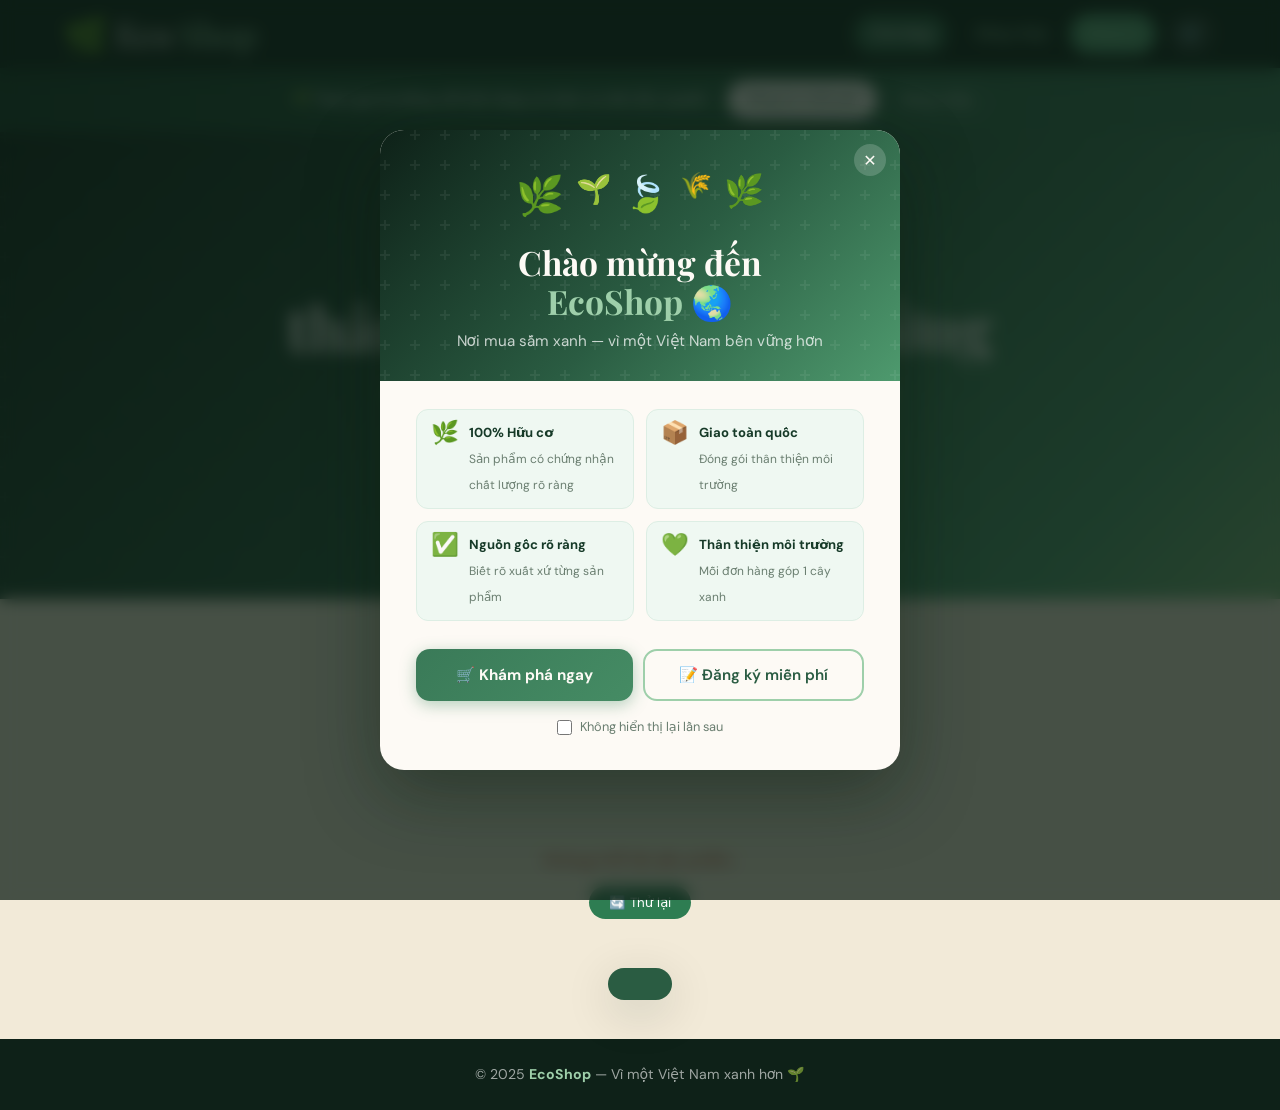
<file: index.html>
<!DOCTYPE html>
<html lang="vi">
<head>
  <meta charset="UTF-8">
  <meta name="viewport" content="width=device-width, initial-scale=1.0">
  <title>EcoShop — Sản phẩm hữu cơ & thân thiện môi trường</title>
  <link rel="preconnect" href="https://fonts.googleapis.com">
  <link rel="preconnect" href="https://fonts.gstatic.com" crossorigin>
  <link rel="stylesheet" href="https://fonts.googleapis.com/css2?family=Playfair+Display:wght@500;700&family=DM+Sans:wght@300;400;500;600&display=swap" media="print" onload="this.media='all'">
  <noscript><link rel="stylesheet" href="https://fonts.googleapis.com/css2?family=Playfair+Display:wght@500;700&family=DM+Sans:wght@300;400;500;600&display=swap"></noscript>
  <link rel="stylesheet" href="css/style.css">
  <link rel="icon" href="data:image/svg+xml,<svg xmlns='http://www.w3.org/2000/svg' viewBox='0 0 100 100'><text y='.9em' font-size='90'>🌿</text></svg>">
</head>
<body>

  <!-- HEADER -->
  <header class="site-header">
    <div class="logo">🌿 <span>Eco</span>Shop</div>
    <nav class="header-nav">
      <a href="index.html" class="active">Cửa hàng</a>
      <a href="admin.html" id="nav-admin-link" hidden>Quản trị</a>
      <div id="nav-auth-links" class="nav-auth-links">
        <a href="auth.html" class="nav-login-link">Đăng nhập</a>
        <a href="auth.html?tab=register" class="nav-register-link">Đăng ký</a>
      </div>
      <!-- Giỏ hàng -->
      <button class="cart-icon-btn" id="cart-icon-btn" aria-label="Giỏ hàng">
        🛒
        <span class="cart-badge" id="cart-badge" style="display:none">0</span>
      </button>
    </nav>
  </header>

  <!-- GUEST BANNER -->
  <div id="guest-banner" class="guest-banner" hidden>
    <div class="guest-banner-content">
      <span class="guest-banner-text">🌱 Tham gia EcoShop để đặt hàng và nhận ưu đãi độc quyền!</span>
      <div class="guest-banner-actions">
        <a href="auth.html?tab=register" class="btn-banner-register">Đăng ký miễn phí</a>
        <a href="auth.html" class="btn-banner-login">Đăng nhập</a>
      </div>
    </div>
  </div>

  <!-- HERO -->
  <section class="hero">
    <div class="hero-content">
      <h1>Sản phẩm <em>hữu cơ</em><br>thân thiện với môi trường</h1>
      <p>Chứng nhận chất lượng · Nguồn gốc rõ ràng · Bền vững cho thế hệ sau</p>
      <div class="hero-search">
        <input type="text" id="search-input" placeholder="Tìm sản phẩm, xuất xứ…" aria-label="Tìm kiếm sản phẩm">
        <button class="btn-search" type="button">🔍 Tìm</button>
      </div>
    </div>
  </section>

  <!-- FEATURED SECTIONS (Sale / Mới / Hot) -->
  <div id="featured-sections"></div>

  <!-- FILTERS -->
  <section class="filter-section">
    <h2>Lọc theo chứng nhận</h2>
    <div id="filter-bar" role="group" aria-label="Lọc chứng nhận"></div>
  </section>

  <!-- PRODUCTS -->
  <section class="products-section">
    <div id="product-grid" aria-live="polite">
      <p class="empty-msg">Đang tải sản phẩm…</p>
    </div>
  </section>

  <!-- GIỎ HÀNG MODAL -->
  <div id="cart-modal" class="modal-overlay" role="dialog" aria-modal="true" aria-labelledby="cart-title">
    <div class="modal-box cart-modal-box">
      <div class="modal-header">
        <h3 id="cart-title">🛒 Giỏ hàng của bạn</h3>
        <button id="cart-close" class="modal-close" aria-label="Đóng">✕</button>
      </div>
      <div id="cart-body" class="cart-body"></div>
      <div id="cart-footer" class="cart-footer" style="display:none">
        <div class="cart-total-row">
          <span>Tổng cộng:</span>
          <strong id="cart-total" class="cart-total-amount">0 ₫</strong>
        </div>
        <div class="cart-actions">
          <button id="cart-clear" class="btn-secondary">🗑️ Xóa tất cả</button>
          <button id="btn-checkout" class="btn-primary">✅ Đặt hàng</button>
        </div>
      </div>
    </div>
  </div>

  <!-- SUCCESS TOAST -->
  <div id="success-msg" role="status" aria-live="polite"></div>

  <!-- FOOTER -->
  <footer class="site-footer">
    <p>© 2025 <strong>EcoShop</strong> — Vì một Việt Nam xanh hơn 🌱</p>
  </footer>

  <script type="module" src="js/main.js"></script>
</body>
</html>
</file>
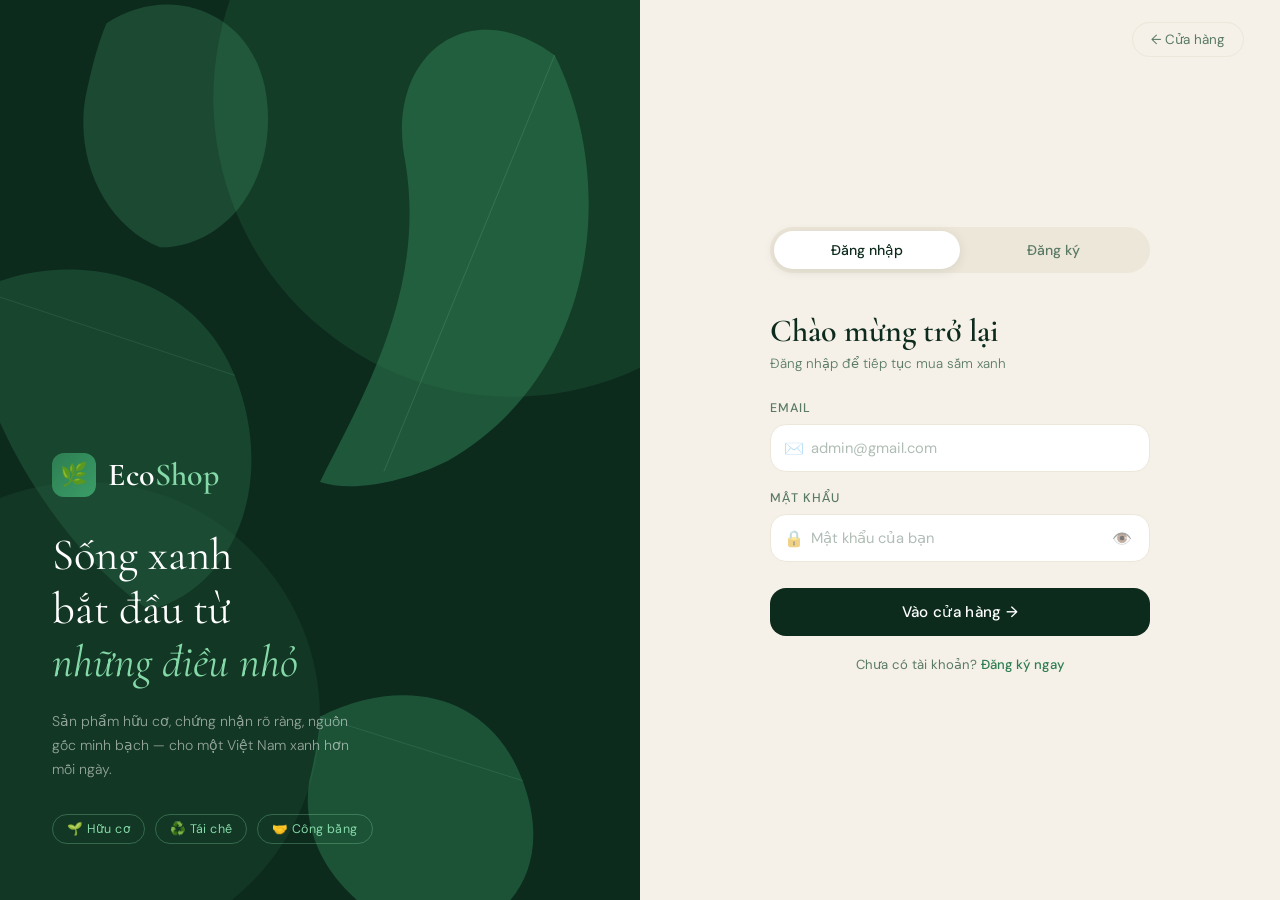
<file: admin.html>
<!DOCTYPE html>
<html lang="vi">
<head>
  <meta charset="UTF-8">
  <meta name="viewport" content="width=device-width, initial-scale=1.0">
  <title>Quản trị — EcoShop</title>
  <link rel="preconnect" href="https://fonts.googleapis.com">
  <link rel="preconnect" href="https://fonts.gstatic.com" crossorigin>
  <link rel="stylesheet" href="https://fonts.googleapis.com/css2?family=Playfair+Display:wght@500;700&family=DM+Sans:wght@300;400;500;600&display=swap" media="print" onload="this.media='all'">
  <noscript><link rel="stylesheet" href="https://fonts.googleapis.com/css2?family=Playfair+Display:wght@500;700&family=DM+Sans:wght@300;400;500;600&display=swap"></noscript>
  <link rel="stylesheet" href="css/style.css">
  <link rel="icon" href="data:image/svg+xml,<svg xmlns='http://www.w3.org/2000/svg' viewBox='0 0 100 100'><text y='.9em' font-size='90'>🛠️</text></svg>">
  <style>
    /* ── ADMIN SHELL ─────────────────────────────────────── */
    body { margin: 0; background: #f0f4f1; }

    .admin-shell {
      display: flex;
      min-height: 100vh;
    }

    /* ── SIDEBAR ─────────────────────────────────────────── */
    .admin-sidebar {
      width: 260px;
      min-width: 260px;
      background: linear-gradient(180deg, #0a2518 0%, #0d2b1d 40%, #112e20 100%);
      display: flex;
      flex-direction: column;
      position: sticky;
      top: 0;
      height: 100vh;
      overflow-y: auto;
      z-index: 50;
      box-shadow: 4px 0 24px rgba(0,0,0,.25);
      border-right: 1px solid rgba(255,255,255,.04);
    }

    .sidebar-brand {
      padding: 28px 24px 20px;
      border-bottom: 1px solid rgba(255,255,255,.07);
      background: linear-gradient(135deg, rgba(46,125,82,.25) 0%, rgba(58,158,104,.1) 100%);
    }
    .sidebar-logo {
      font-family: var(--font-display);
      font-size: 1.7rem;
      color: #7ee8a2;
      display: flex;
      align-items: center;
      gap: 8px;
      text-decoration: none;
      letter-spacing: -.3px;
    }
    .sidebar-logo span { color: #fff; }
    .sidebar-subtitle {
      font-size: .68rem;
      color: rgba(255,255,255,.4);
      text-transform: uppercase;
      letter-spacing: 2px;
      margin-top: 6px;
      padding: 2px 8px;
      background: rgba(58,158,104,.18);
      border-radius: 6px;
      display: inline-block;
      border: 1px solid rgba(58,158,104,.25);
    }

    .sidebar-user {
      padding: 14px 20px;
      border-bottom: 1px solid rgba(255,255,255,.07);
      display: flex;
      align-items: center;
      gap: 10px;
      background: rgba(255,255,255,.03);
    }
    .sidebar-avatar {
      width: 38px; height: 38px;
      border-radius: 50%;
      background: linear-gradient(135deg, var(--green-600), var(--green-500));
      display: flex; align-items: center; justify-content: center;
      font-size: 1rem;
      flex-shrink: 0;
      box-shadow: 0 2px 8px rgba(46,125,82,.4);
      border: 2px solid rgba(255,255,255,.1);
    }
    .sidebar-user-info { min-width: 0; }
    .sidebar-user-name {
      font-size: .85rem;
      font-weight: 600;
      color: #fff;
      white-space: nowrap;
      overflow: hidden;
      text-overflow: ellipsis;
    }
    .sidebar-user-role {
      font-size: .68rem;
      color: #7ee8a2;
      text-transform: uppercase;
      letter-spacing: .8px;
      margin-top: 1px;
    }

    .sidebar-nav {
      flex: 1;
      padding: 14px 10px;
      display: flex;
      flex-direction: column;
      gap: 2px;
    }
    .sidebar-section-label {
      font-size: .65rem;
      font-weight: 700;
      color: rgba(255,255,255,.28);
      text-transform: uppercase;
      letter-spacing: 1.5px;
      padding: 12px 12px 4px;
    }
    .sidebar-link {
      display: flex;
      align-items: center;
      gap: 10px;
      padding: 10px 14px;
      border-radius: 10px;
      color: rgba(255,255,255,.6);
      font-size: .875rem;
      font-weight: 500;
      text-decoration: none;
      transition: background .2s, color .2s, transform .15s;
      cursor: pointer;
      border: none;
      background: none;
      width: 100%;
      text-align: left;
    }
    .sidebar-link:hover {
      background: rgba(255,255,255,.07);
      color: #fff;
      transform: translateX(2px);
    }
    .sidebar-link.active {
      background: linear-gradient(135deg, rgba(46,125,82,.65) 0%, rgba(58,158,104,.4) 100%);
      color: #fff;
      border: 1px solid rgba(58,158,104,.3);
      box-shadow: 0 2px 12px rgba(46,125,82,.2);
    }
    .sidebar-link .nav-icon { font-size: 1rem; width: 20px; text-align: center; }
    .sidebar-link .nav-count {
      margin-left: auto;
      background: rgba(58,158,104,.35);
      color: #7ee8a2;
      font-size: .68rem;
      font-weight: 700;
      padding: 2px 7px;
      border-radius: 10px;
      min-width: 20px;
      text-align: center;
      border: 1px solid rgba(58,158,104,.3);
    }
    .sidebar-link.active .nav-count {
      background: rgba(255,255,255,.2);
      color: #fff;
      border-color: rgba(255,255,255,.25);
    }

    .sidebar-footer {
      padding: 14px 10px;
      border-top: 1px solid rgba(255,255,255,.07);
    }
    .btn-sidebar-logout {
      display: flex;
      align-items: center;
      gap: 8px;
      width: 100%;
      padding: 10px 14px;
      border-radius: 10px;
      background: rgba(192,57,43,.12);
      border: 1px solid rgba(192,57,43,.25);
      color: #ffaaaa;
      font-size: .85rem;
      font-weight: 600;
      cursor: pointer;
      transition: background .2s, border-color .2s, transform .15s;
      font-family: var(--font-body);
    }
    .btn-sidebar-logout:hover {
      background: rgba(192,57,43,.3);
      border-color: rgba(192,57,43,.5);
      color: #fff;
      transform: translateX(2px);
    }

    /* ── MAIN CONTENT ────────────────────────────────────── */
    .admin-main {
      flex: 1;
      display: flex;
      flex-direction: column;
      min-width: 0;
    }

    .admin-topbar {
      background: #fff;
      border-bottom: 1px solid #e4ede8;
      padding: 0 32px;
      height: 64px;
      display: flex;
      align-items: center;
      justify-content: space-between;
      position: sticky;
      top: 0;
      z-index: 40;
      box-shadow: 0 1px 12px rgba(0,0,0,.05);
    }
    .topbar-title {
      font-family: var(--font-display);
      font-size: 1.35rem;
      color: var(--green-900);
    }
    .topbar-actions { display: flex; align-items: center; gap: 10px; }
    .topbar-btn {
      display: flex; align-items: center; gap: 6px;
      padding: 8px 16px;
      border-radius: 20px;
      font-size: .82rem;
      font-weight: 600;
      border: 1.5px solid var(--green-200, #c8e6d4);
      color: var(--green-700);
      background: var(--green-50);
      cursor: pointer;
      transition: background .2s, border-color .2s;
      font-family: var(--font-body);
    }
    .topbar-btn:hover { background: var(--green-100); border-color: var(--green-400); }

    .admin-content { padding: 28px 32px 48px; }

    /* ── DASHBOARD STATS ─────────────────────────────────── */
    #tab-dashboard { display: none; }
    #tab-dashboard.active { display: block; }

    .stats-grid {
      display: grid;
      grid-template-columns: repeat(auto-fill, minmax(220px, 1fr));
      gap: 18px;
      margin-bottom: 28px;
    }
    .stat-card {
      background: #fff;
      border-radius: 14px;
      padding: 22px 24px;
      box-shadow: 0 2px 12px rgba(13,43,29,.07);
      display: flex;
      align-items: center;
      gap: 16px;
      border: 1px solid #e8f0eb;
      transition: transform .2s, box-shadow .2s;
    }
    .stat-card:hover { transform: translateY(-3px); box-shadow: 0 6px 24px rgba(13,43,29,.12); }
    .stat-icon {
      width: 52px; height: 52px;
      border-radius: 14px;
      display: flex; align-items: center; justify-content: center;
      font-size: 1.5rem;
      flex-shrink: 0;
    }
    .stat-icon.green  { background: #e6f5ed; }
    .stat-icon.blue   { background: #e8f0ff; }
    .stat-icon.orange { background: #fff4e5; }
    .stat-icon.purple { background: #f3e8ff; }
    .stat-body { min-width: 0; }
    .stat-value {
      font-size: 1.8rem;
      font-weight: 700;
      color: var(--green-900);
      line-height: 1;
    }
    .stat-label { font-size: .8rem; color: var(--text-light); margin-top: 4px; }

    .dashboard-section { margin-bottom: 28px; }
    .dashboard-section h2 {
      font-family: var(--font-display);
      font-size: 1.1rem;
      color: var(--green-800);
      margin-bottom: 14px;
    }

    .recent-grid {
      display: grid;
      grid-template-columns: 1fr 1fr;
      gap: 18px;
    }
    .recent-card {
      background: #fff;
      border-radius: 14px;
      padding: 20px;
      box-shadow: 0 2px 12px rgba(13,43,29,.06);
      border: 1px solid #e8f0eb;
    }
    .recent-card h3 {
      font-size: .9rem;
      font-weight: 700;
      color: var(--green-800);
      margin-bottom: 14px;
      display: flex;
      align-items: center;
      gap: 6px;
    }
    .recent-item {
      display: flex;
      align-items: center;
      gap: 10px;
      padding: 8px 0;
      border-bottom: 1px solid var(--green-50);
      font-size: .85rem;
    }
    .recent-item:last-child { border-bottom: none; }
    .recent-thumb {
      width: 36px; height: 30px;
      object-fit: cover;
      border-radius: 6px;
      background: var(--green-100);
      flex-shrink: 0;
    }
    .recent-name { flex: 1; font-weight: 500; color: var(--text-dark); }
    .recent-price { color: var(--green-700); font-weight: 700; font-size: .82rem; }

    /* ── PANEL SHELL ─────────────────────────────────────── */
    .tab-panel { display: none; }
    .tab-panel.active { display: block; }

    .panel-head {
      display: flex;
      align-items: center;
      justify-content: space-between;
      margin-bottom: 20px;
      flex-wrap: wrap;
      gap: 12px;
    }
    .panel-head-left { display: flex; align-items: center; gap: 14px; flex-wrap: wrap; gap: 10px; }
    .panel-head h2 {
      font-family: var(--font-display);
      font-size: 1.2rem;
      color: var(--green-900);
    }
    .panel-search {
      display: flex;
      align-items: center;
      gap: 0;
      background: #f0f4f1;
      border: 1.5px solid #d4e5db;
      border-radius: 24px;
      overflow: hidden;
      transition: border-color .2s, box-shadow .2s;
    }
    .panel-search:focus-within {
      border-color: var(--green-500);
      box-shadow: 0 0 0 3px rgba(58,158,104,.12);
      background: #fff;
    }
    .panel-search input {
      border: none;
      background: transparent;
      padding: 8px 14px 8px 16px;
      font-size: .85rem;
      width: 200px;
      box-shadow: none;
      outline: none;
    }
    .panel-search .search-icon {
      padding: 8px 14px;
      color: var(--text-light);
      font-size: .85rem;
      background: none;
      border: none;
      cursor: default;
    }

    .panel-head-right { display: flex; align-items: center; gap: 8px; }
    .btn-add {
      background: var(--green-600);
      color: #fff;
      padding: 9px 20px;
      border-radius: 24px;
      font-weight: 600;
      font-size: .85rem;
      display: flex; align-items: center; gap: 6px;
      transition: background .2s, box-shadow .2s;
      border: none;
      cursor: pointer;
      font-family: var(--font-body);
    }
    .btn-add:hover { background: var(--green-700); box-shadow: 0 4px 14px rgba(46,125,82,.3); }

    .btn-export {
      background: #fff;
      color: var(--green-700);
      padding: 9px 16px;
      border-radius: 24px;
      font-weight: 600;
      font-size: .82rem;
      display: flex; align-items: center; gap: 5px;
      border: 1.5px solid #c8e0d2;
      cursor: pointer;
      transition: background .2s;
      font-family: var(--font-body);
    }
    .btn-export:hover { background: var(--green-50); }

    /* ── TABLE ───────────────────────────────────────────── */
    .table-wrap {
      background: #fff;
      border-radius: 14px;
      overflow: hidden;
      box-shadow: 0 2px 16px rgba(13,43,29,.07);
      border: 1px solid #e4ede8;
    }
    table { width: 100%; border-collapse: collapse; }
    thead tr { background: var(--green-900); }
    thead th {
      color: var(--green-300);
      font-weight: 600;
      font-size: .75rem;
      text-transform: uppercase;
      letter-spacing: .8px;
      padding: 14px 16px;
      text-align: left;
      white-space: nowrap;
    }
    thead th.sortable { cursor: pointer; user-select: none; }
    thead th.sortable:hover { color: #fff; }
    thead th .sort-arrow { margin-left: 4px; opacity: .5; }
    thead th.sort-asc .sort-arrow::after { content: ' ↑'; opacity: 1; }
    thead th.sort-desc .sort-arrow::after { content: ' ↓'; opacity: 1; }

    tbody tr {
      border-bottom: 1px solid #f0f5f2;
      transition: background .15s;
    }
    tbody tr:last-child { border-bottom: none; }
    tbody tr:hover { background: #f7fbf8; }
    tbody td { padding: 12px 16px; font-size: .88rem; vertical-align: middle; color: var(--text-dark); }

    .empty-row { text-align: center; color: var(--text-light); padding: 48px !important; }
    .empty-row-inner { display: flex; flex-direction: column; align-items: center; gap: 8px; }
    .empty-row-inner .empty-icon { font-size: 2rem; }

    .thumb {
      width: 48px; height: 40px;
      object-fit: cover;
      border-radius: 8px;
      border: 2px solid var(--green-100);
      cursor: zoom-in;
      transition: transform .2s;
    }
    .thumb:hover { transform: scale(1.1); }

    .actions { display: flex; gap: 6px; }
    .btn-edit, .btn-del {
      padding: 6px 10px;
      border-radius: 8px;
      font-size: .9rem;
      transition: background .15s, transform .15s;
      border: none;
      cursor: pointer;
      background: none;
    }
    .btn-edit:hover { background: #e6f5ed; transform: scale(1.1); }
    .btn-del:hover  { background: #fde8e6; transform: scale(1.1); }

    .td-name { font-weight: 600; color: var(--green-900); }
    .td-price { font-weight: 700; color: var(--green-700); white-space: nowrap; }
    .td-origin { color: var(--text-light); font-size: .82rem; }

    /* Table footer / count */
    .table-footer {
      padding: 10px 18px;
      font-size: .8rem;
      color: var(--text-light);
      background: #f7fbf8;
      border-top: 1px solid #e8f0eb;
      display: flex;
      align-items: center;
      justify-content: space-between;
    }

    /* ── IMAGE PREVIEW MODAL ─────────────────────────────── */
    #img-preview-modal {
      position: fixed; inset: 0;
      background: rgba(0,0,0,.75);
      backdrop-filter: blur(6px);
      z-index: 600;
      display: flex; align-items: center; justify-content: center;
      opacity: 0; pointer-events: none;
      transition: opacity .25s;
    }
    #img-preview-modal.active { opacity: 1; pointer-events: auto; }
    #img-preview-modal img {
      max-width: 90vw; max-height: 85vh;
      border-radius: 14px;
      box-shadow: 0 20px 60px rgba(0,0,0,.5);
      transform: scale(.9);
      transition: transform .3s cubic-bezier(.34,1.56,.64,1);
    }
    #img-preview-modal.active img { transform: scale(1); }
    .img-preview-close {
      position: absolute; top: 20px; right: 24px;
      font-size: 1.8rem; color: #fff;
      background: rgba(255,255,255,.1);
      border: none; border-radius: 50%;
      width: 42px; height: 42px;
      display: flex; align-items: center; justify-content: center;
      cursor: pointer;
      transition: background .2s;
    }
    .img-preview-close:hover { background: rgba(255,255,255,.25); }

    /* ── MODAL OVERRIDES ─────────────────────────────────── */
    .modal-overlay {
      position: fixed; inset: 0;
      background: rgba(13,43,29,.55);
      backdrop-filter: blur(4px);
      z-index: 500;
      display: flex; align-items: center; justify-content: center;
      opacity: 0; pointer-events: none;
      transition: opacity .25s;
    }
    .modal-overlay.active { opacity: 1; pointer-events: auto; }
    .modal-box {
      background: #fff;
      border-radius: 18px;
      padding: 32px 36px;
      width: min(520px, 95vw);
      box-shadow: 0 20px 60px rgba(13,43,29,.2);
      transform: translateY(24px) scale(.96);
      transition: transform .3s cubic-bezier(.34,1.56,.64,1);
      max-height: 90vh;
      overflow-y: auto;
    }
    .modal-overlay.active .modal-box { transform: none; }
    .modal-header {
      display: flex; align-items: center; justify-content: space-between;
      margin-bottom: 24px;
      padding-bottom: 16px;
      border-bottom: 1px solid var(--green-100);
    }
    .modal-header h3 {
      font-family: var(--font-display);
      font-size: 1.25rem;
      color: var(--green-900);
    }
    .modal-close {
      font-size: 1.3rem;
      line-height: 1;
      color: var(--text-light);
      padding: 6px 9px;
      border-radius: 8px;
      border: none;
      background: none;
      cursor: pointer;
      transition: background .2s, color .2s;
    }
    .modal-close:hover { background: var(--green-100); color: var(--green-700); }

    .form-row { display: grid; grid-template-columns: 1fr 1fr; gap: 14px; }
    .form-group { margin-bottom: 14px; }
    .form-group label {
      display: block;
      font-size: .82rem;
      font-weight: 600;
      color: var(--text-mid);
      margin-bottom: 5px;
      text-transform: uppercase;
      letter-spacing: .3px;
    }
    .form-group input,
    .form-group select,
    .form-group textarea {
      border: 1.5px solid #d8e8df;
      border-radius: 10px;
      padding: 10px 14px;
      font-size: .9rem;
      width: 100%;
      background: #f9fcfa;
      color: var(--text-dark);
      transition: border-color .2s, box-shadow .2s, background .2s;
    }
    .form-group input:focus,
    .form-group select:focus,
    .form-group textarea:focus {
      border-color: var(--green-500);
      box-shadow: 0 0 0 3px rgba(58,158,104,.12);
      background: #fff;
      outline: none;
    }

    /* Image URL preview */
    .img-url-wrap { position: relative; }
    .img-url-preview {
      margin-top: 8px;
      width: 100%; height: 100px;
      object-fit: cover;
      border-radius: 8px;
      border: 1px dashed #c8e0d2;
      display: none;
      background: var(--green-50);
    }
    .img-url-preview.show { display: block; }

    .form-actions {
      display: flex; gap: 10px; margin-top: 22px;
      justify-content: flex-end;
      padding-top: 18px;
      border-top: 1px solid var(--green-100);
    }

    .btn-primary {
      background: var(--green-600);
      color: #fff;
      padding: 10px 28px;
      border-radius: 24px;
      font-weight: 600;
      font-size: .9rem;
      border: none;
      cursor: pointer;
      transition: background .2s, transform .2s;
      font-family: var(--font-body);
    }
    .btn-primary:hover { background: var(--green-700); transform: translateY(-1px); }
    .btn-secondary {
      background: #f0f4f1;
      color: var(--green-700);
      padding: 10px 24px;
      border-radius: 24px;
      font-weight: 500;
      font-size: .9rem;
      border: 1.5px solid #d4e5db;
      cursor: pointer;
      transition: background .2s;
      font-family: var(--font-body);
    }
    .btn-secondary:hover { background: #e0ece5; }
    .btn-danger {
      background: #c0392b;
      color: #fff;
      padding: 10px 24px;
      border-radius: 24px;
      font-weight: 600;
      border: none;
      cursor: pointer;
      transition: background .2s;
      font-family: var(--font-body);
    }
    .btn-danger:hover { background: #992d22; }

    /* ── BADGE ───────────────────────────────────────────── */
    .badge {
      display: inline-flex; align-items: center; gap: 4px;
      padding: 4px 10px;
      border-radius: 20px;
      font-size: .74rem;
      font-weight: 600;
      white-space: nowrap;
    }
    .badge-green  { background: #d4edda; color: #155724; }
    .badge-blue   { background: #cce5ff; color: #004085; }
    .badge-orange { background: #fff3cd; color: #856404; }

    /* ── FOOTER ──────────────────────────────────────────── */
    .admin-main > footer {
      background: var(--green-900);
      color: rgba(255,255,255,.5);
      text-align: center;
      padding: 18px;
      font-size: .8rem;
      margin-top: auto;
    }
    .admin-main > footer strong { color: var(--green-300); }

    /* ── TOAST ───────────────────────────────────────────── */
    #toast-container {
      position: fixed; bottom: 28px; right: 28px;
      z-index: 1000;
      display: flex; flex-direction: column; gap: 10px;
    }
    .toast {
      padding: 13px 20px 13px 16px;
      border-radius: 12px;
      font-weight: 500;
      font-size: .88rem;
      box-shadow: 0 8px 24px rgba(0,0,0,.18);
      opacity: 0; transform: translateX(20px);
      transition: all .3s;
      min-width: 220px;
      color: #fff;
      background: var(--green-700);
      display: flex; align-items: center; gap: 10px;
      border-left: 4px solid var(--green-400);
    }
    .toast::before { content: '✅'; font-size: 1rem; }
    .toast.toast-error { background: #c0392b; border-left-color: #ff6b6b; }
    .toast.toast-error::before { content: '❌'; }
    .toast.show { opacity: 1; transform: none; }

    /* ── RESPONSIVE ──────────────────────────────────────── */
    @media (max-width: 900px) {
      .admin-sidebar { display: none; }
      .admin-main { width: 100%; }
      .admin-content { padding: 20px 16px 40px; }
      .admin-topbar { padding: 0 16px; }
      .recent-grid { grid-template-columns: 1fr; }
      .form-row { grid-template-columns: 1fr; }
    }
  </style>
</head>
<body>

<div class="admin-shell">

  <!-- ══ SIDEBAR ══ -->
  <aside class="admin-sidebar" id="admin-sidebar">
    <div class="sidebar-brand">
      <a href="index.html" class="sidebar-logo">🌿 <span>Eco</span>Shop</a>
      <div class="sidebar-subtitle">Admin Dashboard</div>
    </div>

    <div class="sidebar-user" id="sidebar-user">
      <div class="sidebar-avatar">👤</div>
      <div class="sidebar-user-info">
        <div class="sidebar-user-name" id="sidebar-name">Đang tải…</div>
        <div class="sidebar-user-role">Administrator</div>
      </div>
    </div>

    <nav class="sidebar-nav">
      <div class="sidebar-section-label">Tổng quan</div>
      <button class="sidebar-link active" data-tab="dashboard">
        <span class="nav-icon">📊</span> Bảng điều khiển
      </button>

      <div class="sidebar-section-label">Quản lý</div>
      <button class="sidebar-link" data-tab="products">
        <span class="nav-icon">🌿</span> Sản phẩm
        <span class="nav-count" id="count-products">—</span>
      </button>
      <button class="sidebar-link" data-tab="suppliers">
        <span class="nav-icon">🏭</span> Nhà cung cấp
        <span class="nav-count" id="count-suppliers">—</span>
      </button>
      <button class="sidebar-link" data-tab="certs">
        <span class="nav-icon">🏆</span> Chứng nhận
        <span class="nav-count" id="count-certs">—</span>
      </button>
      <button class="sidebar-link" data-tab="orders">
        <span class="nav-icon">📋</span> Đơn hàng
        <span class="nav-count" id="count-orders">—</span>
      </button>

      <div class="sidebar-section-label">Cửa hàng</div>
      <a href="index.html" class="sidebar-link">
        <span class="nav-icon">🛍️</span> Xem cửa hàng
      </a>
    </nav>

    <div class="sidebar-footer">
      <button class="btn-sidebar-logout" id="btn-logout">
        🚪 Đăng xuất
      </button>
    </div>
  </aside>

  <!-- ══ MAIN ══ -->
  <div class="admin-main">

    <!-- Topbar -->
    <div class="admin-topbar">
      <span class="topbar-title" id="topbar-title">📊 Bảng điều khiển</span>
      <div class="topbar-actions">
        <button class="topbar-btn" onclick="window.location.reload()">🔄 Làm mới</button>
        <a href="index.html" class="topbar-btn" style="text-decoration:none">🛍️ Cửa hàng</a>
      </div>
    </div>

    <div class="admin-content">

      <!-- ══ TAB: DASHBOARD ══ -->
      <div id="tab-dashboard" class="tab-panel active">
        <div class="stats-grid">
          <div class="stat-card">
            <div class="stat-icon green">🌿</div>
            <div class="stat-body">
              <div class="stat-value" id="stat-products">—</div>
              <div class="stat-label">Sản phẩm</div>
            </div>
          </div>
          <div class="stat-card">
            <div class="stat-icon blue">🏭</div>
            <div class="stat-body">
              <div class="stat-value" id="stat-suppliers">—</div>
              <div class="stat-label">Nhà cung cấp</div>
            </div>
          </div>
          <div class="stat-card">
            <div class="stat-icon orange">🏆</div>
            <div class="stat-body">
              <div class="stat-value" id="stat-certs">—</div>
              <div class="stat-label">Chứng nhận</div>
            </div>
          </div>
          <div class="stat-card">
            <div class="stat-icon purple">💰</div>
            <div class="stat-body">
              <div class="stat-value" id="stat-avg-price">—</div>
              <div class="stat-label">Giá TB sản phẩm</div>
            </div>
          </div>
          <div class="stat-card">
            <div class="stat-icon" style="background:#fff0f0">📋</div>
            <div class="stat-body">
              <div class="stat-value" id="stat-orders">—</div>
              <div class="stat-label">Đơn hàng</div>
            </div>
          </div>
        </div>

        <div class="recent-grid">
          <div class="recent-card">
            <h3>🌿 Sản phẩm mới nhất</h3>
            <div id="recent-products"><div class="empty-row" style="padding:20px;text-align:center;color:var(--text-light)">Đang tải…</div></div>
          </div>
          <div class="recent-card">
            <h3>🏭 Nhà cung cấp</h3>
            <div id="recent-suppliers"><div class="empty-row" style="padding:20px;text-align:center;color:var(--text-light)">Đang tải…</div></div>
          </div>
        </div>
      </div>

      <!-- ══ TAB: PRODUCTS ══ -->
      <div id="tab-products" class="tab-panel">
        <div class="panel-head">
          <div class="panel-head-left">
            <h2>🌿 Sản phẩm</h2>
            <div class="panel-search">
              <span class="search-icon">🔍</span>
              <input type="text" id="search-products" placeholder="Tìm tên, xuất xứ…">
            </div>
          </div>
          <div class="panel-head-right">
            <button class="btn-export" id="btn-export-products">📥 Export CSV</button>
            <button id="btn-add-product" class="btn-add">＋ Thêm sản phẩm</button>
          </div>
        </div>
        <div class="table-wrap">
          <table id="products-table">
            <thead>
              <tr>
                <th>Ảnh</th>
                <th class="sortable" data-sort="name">Tên sản phẩm <span class="sort-arrow"></span></th>
                <th class="sortable" data-sort="price">Giá <span class="sort-arrow"></span></th>
                <th>Xuất xứ</th>
                <th>Chứng nhận</th>
                <th>Thao tác</th>
              </tr>
            </thead>
            <tbody><tr><td colspan="6" class="empty-row">Đang tải…</td></tr></tbody>
          </table>
          <div class="table-footer" id="products-footer">— sản phẩm</div>
        </div>
      </div>

      <!-- ══ TAB: SUPPLIERS ══ -->
      <div id="tab-suppliers" class="tab-panel">
        <div class="panel-head">
          <div class="panel-head-left">
            <h2>🏭 Nhà cung cấp</h2>
            <div class="panel-search">
              <span class="search-icon">🔍</span>
              <input type="text" id="search-suppliers" placeholder="Tìm tên, địa chỉ…">
            </div>
          </div>
          <div class="panel-head-right">
            <button class="btn-export" id="btn-export-suppliers">📥 Export CSV</button>
            <button id="btn-add-supplier" class="btn-add">＋ Thêm nhà cung cấp</button>
          </div>
        </div>
        <div class="table-wrap">
          <table id="suppliers-table">
            <thead>
              <tr>
                <th class="sortable" data-sort="name">Tên công ty <span class="sort-arrow"></span></th>
                <th>Địa chỉ</th>
                <th>Điện thoại</th>
                <th>Email</th>
                <th>Thao tác</th>
              </tr>
            </thead>
            <tbody><tr><td colspan="5" class="empty-row">Đang tải…</td></tr></tbody>
          </table>
          <div class="table-footer" id="suppliers-footer">— nhà cung cấp</div>
        </div>
      </div>

      <!-- ══ TAB: CERTS ══ -->
      <div id="tab-certs" class="tab-panel">
        <div class="panel-head">
          <div class="panel-head-left">
            <h2>🏆 Chứng nhận</h2>
            <div class="panel-search">
              <span class="search-icon">🔍</span>
              <input type="text" id="search-certs" placeholder="Tìm chứng nhận…">
            </div>
          </div>
          <div class="panel-head-right">
            <button id="btn-add-cert" class="btn-add">＋ Thêm chứng nhận</button>
          </div>
        </div>
        <div class="table-wrap">
          <table id="certs-table">
            <thead>
              <tr>
                <th>Chứng nhận</th>
                <th>Màu badge</th>
                <th>Mô tả</th>
                <th># Sản phẩm</th>
                <th>Thao tác</th>
              </tr>
            </thead>
            <tbody><tr><td colspan="5" class="empty-row">Đang tải…</td></tr></tbody>
          </table>
          <div class="table-footer" id="certs-footer">— chứng nhận</div>
        </div>
      </div>

      <!-- ══ TAB: ORDERS ══ -->
      <div id="tab-orders" class="tab-panel">
        <div class="panel-head">
          <div class="panel-head-left">
            <h2>📋 Đơn hàng</h2>
            <div class="panel-search">
              <span class="search-icon">🔍</span>
              <input type="text" id="search-orders" placeholder="Tìm tên, SĐT, địa chỉ…">
            </div>
          </div>
          <div class="panel-head-right">
            <select id="filter-order-status" class="status-select" style="padding:8px 14px;border-radius:24px">
              <option value="">Tất cả trạng thái</option>
              <option value="pending">⏳ Chờ xử lý</option>
              <option value="shipping">🚚 Đang giao</option>
              <option value="completed">✅ Hoàn thành</option>
            </select>
          </div>
        </div>
        <div class="table-wrap">
          <table id="orders-table">
            <thead>
              <tr>
                <th>Mã đơn</th>
                <th>Khách hàng</th>
                <th>SĐT</th>
                <th>Địa chỉ</th>
                <th>Sản phẩm</th>
                <th>Tổng tiền</th>
                <th>Trạng thái</th>
                <th>Ngày đặt</th>
              </tr>
            </thead>
            <tbody><tr><td colspan="8" class="empty-row">Chưa có đơn hàng nào.</td></tr></tbody>
          </table>
          <div class="table-footer" id="orders-footer">— đơn hàng</div>
        </div>
      </div>

    </div><!-- /admin-content -->

    <footer>© 2025 <strong>EcoShop</strong> — Bảng điều khiển Admin 🛠️</footer>
  </div><!-- /admin-main -->
</div><!-- /admin-shell -->

<!-- ══ IMAGE PREVIEW MODAL ══ -->
<div id="img-preview-modal">
  <button class="img-preview-close" id="img-preview-close">✕</button>
  <img id="img-preview-src" src="" alt="">
</div>

<!-- ══ PRODUCT MODAL ══ -->
<div id="product-modal" class="modal-overlay" role="dialog" aria-modal="true" aria-labelledby="product-modal-title">
  <div class="modal-box">
    <div class="modal-header">
      <h3 id="product-modal-title">Thêm sản phẩm</h3>
      <button class="modal-close" aria-label="Đóng">✕</button>
    </div>
    <form id="product-form" novalidate>
      <div class="form-row">
        <div class="form-group">
          <label for="p-name">Tên sản phẩm *</label>
          <input id="p-name" type="text" required placeholder="VD: Ống hút tre cao cấp">
        </div>
        <div class="form-group">
          <label for="p-price">Giá (VND) *</label>
          <input id="p-price" type="number" required placeholder="VD: 15000">
        </div>
      </div>
      <div class="form-row">
        <div class="form-group">
          <label for="p-origin">Xuất xứ</label>
          <input id="p-origin" type="text" placeholder="VD: Hòa Bình">
        </div>
        <div class="form-group">
          <label for="p-cert">Chứng nhận</label>
          <select id="p-cert"></select>
        </div>
      </div>
      <div class="form-group">
        <label for="p-desc">Mô tả</label>
        <textarea id="p-desc" rows="3" placeholder="Mô tả ngắn về sản phẩm…"></textarea>
      </div>
      <div class="form-group img-url-wrap">
        <label for="p-image">URL ảnh</label>
        <input id="p-image" type="url" placeholder="https://…">
        <img id="p-image-preview" class="img-url-preview" alt="preview">
      </div>
      <div class="form-actions">
        <button type="button" class="btn-secondary modal-cancel">Hủy</button>
        <button type="submit" class="btn-primary">💾 Lưu sản phẩm</button>
      </div>
    </form>
  </div>
</div>

<!-- ══ SUPPLIER MODAL ══ -->
<div id="supplier-modal" class="modal-overlay" role="dialog" aria-modal="true" aria-labelledby="supplier-modal-title">
  <div class="modal-box">
    <div class="modal-header">
      <h3 id="supplier-modal-title">Thêm nhà cung cấp</h3>
      <button class="modal-close" aria-label="Đóng">✕</button>
    </div>
    <form id="supplier-form" novalidate>
      <div class="form-group">
        <label for="s-name">Tên công ty *</label>
        <input id="s-name" type="text" required placeholder="VD: Hợp tác xã Tre Việt">
      </div>
      <div class="form-row">
        <div class="form-group">
          <label for="s-contact">Điện thoại</label>
          <input id="s-contact" type="tel" placeholder="VD: 0912 345 678">
        </div>
        <div class="form-group">
          <label for="s-email">Email</label>
          <input id="s-email" type="email" placeholder="contact@example.com">
        </div>
      </div>
      <div class="form-group">
        <label for="s-address">Địa chỉ</label>
        <input id="s-address" type="text" placeholder="VD: Mai Châu, Hòa Bình">
      </div>
      <div class="form-actions">
        <button type="button" class="btn-secondary modal-cancel">Hủy</button>
        <button type="submit" class="btn-primary">💾 Lưu</button>
      </div>
    </form>
  </div>
</div>

<!-- ══ CERT MODAL ══ -->
<div id="cert-modal" class="modal-overlay" role="dialog" aria-modal="true" aria-labelledby="cert-modal-title">
  <div class="modal-box">
    <div class="modal-header">
      <h3 id="cert-modal-title">Thêm chứng nhận</h3>
      <button class="modal-close" aria-label="Đóng">✕</button>
    </div>
    <form id="cert-form" novalidate>
      <div class="form-row">
        <div class="form-group">
          <label for="c-name">Tên chứng nhận *</label>
          <input id="c-name" type="text" required placeholder="VD: Chứng nhận Hữu cơ">
        </div>
        <div class="form-group">
          <label for="c-color">Màu badge</label>
          <select id="c-color">
            <option value="green">🟢 Xanh lá (Organic)</option>
            <option value="blue">🔵 Xanh dương (Recycled)</option>
            <option value="orange">🟠 Cam (Natural)</option>
          </select>
        </div>
      </div>
      <div class="form-group">
        <label for="c-desc">Mô tả</label>
        <textarea id="c-desc" rows="2" placeholder="Mô tả tiêu chuẩn chứng nhận…"></textarea>
      </div>
      <div class="form-actions">
        <button type="button" class="btn-secondary modal-cancel">Hủy</button>
        <button type="submit" class="btn-primary">💾 Lưu</button>
      </div>
    </form>
  </div>
</div>

<!-- ══ CONFIRM MODAL ══ -->
<div id="confirm-modal" class="modal-overlay" role="alertdialog" aria-modal="true">
  <div class="modal-box" style="max-width:360px;text-align:center">
    <p style="font-size:2.8rem;margin-bottom:10px">🗑️</p>
    <p id="confirm-msg" style="font-size:.95rem;color:var(--text-mid);margin-bottom:6px">Bạn có chắc muốn xóa?</p>
    <p id="confirm-detail" style="font-size:.82rem;color:var(--text-light);margin-bottom:24px"></p>
    <div class="form-actions" style="justify-content:center">
      <button id="confirm-cancel" class="btn-secondary">Hủy</button>
      <button id="confirm-ok" class="btn-danger">🗑️ Xóa</button>
    </div>
  </div>
</div>

<!-- ══ PRODUCT PREVIEW MODAL ══ -->
<div id="product-preview-modal" class="modal-overlay" role="dialog" aria-modal="true" aria-labelledby="pv-name">
  <div class="modal-box" style="max-width:560px;padding:0;overflow:hidden">
    <div class="modal-header" style="padding:18px 24px">
      <h3 style="font-size:1rem;font-weight:600;color:var(--green-900)">🔍 Chi tiết sản phẩm</h3>
      <button class="modal-close" aria-label="Đóng">✕</button>
    </div>
    <div style="display:flex;gap:0;flex-wrap:wrap">
      <!-- Ảnh -->
      <div style="flex:0 0 220px;background:#f0f4f1;display:flex;align-items:center;justify-content:center;min-height:220px">
        <img id="pv-img" src="" alt="" style="width:100%;height:220px;object-fit:cover;display:block"
             onerror="this.src='https://picsum.photos/seed/eco/640/480';this.onerror=null">
      </div>
      <!-- Thông tin -->
      <div style="flex:1;min-width:240px;padding:24px 24px 20px">
        <div style="font-size:.72rem;color:var(--text-light);margin-bottom:4px" id="pv-id"></div>
        <h2 id="pv-name" style="font-family:var(--font-display);font-size:1.25rem;color:var(--green-900);margin:0 0 8px;line-height:1.3"></h2>
        <div style="font-size:1.45rem;font-weight:700;color:var(--green-700);margin-bottom:10px" id="pv-price"></div>
        <div style="margin-bottom:8px;font-size:.85rem;color:var(--text-mid)" id="pv-origin"></div>
        <div style="margin-bottom:12px" id="pv-badge"></div>
        <p id="pv-desc" style="font-size:.85rem;color:var(--text-mid);line-height:1.6;margin:0 0 20px;max-height:80px;overflow-y:auto"></p>
        <div style="display:flex;gap:10px">
          <button id="pv-btn-edit" class="btn-primary" style="flex:1;padding:10px 0;font-size:.85rem">✏️ Chỉnh sửa</button>
          <button class="btn-secondary modal-cancel" style="flex:1;padding:10px 0;font-size:.85rem">✕ Đóng</button>
        </div>
      </div>
    </div>
  </div>
</div>

<script type="module" src="js/admin.js"></script>
</body>
</html>
</file>
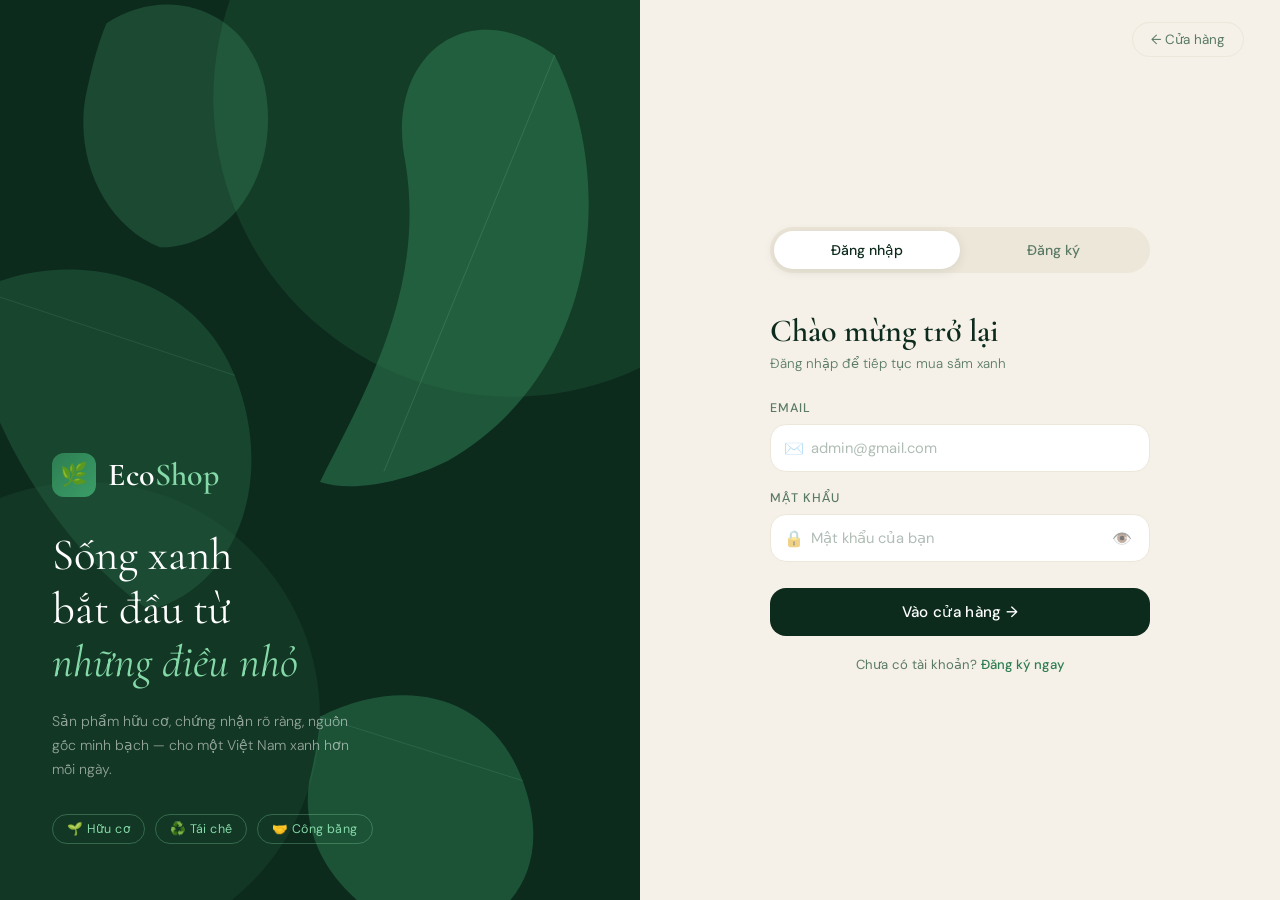
<file: auth.html>
<!DOCTYPE html>
<html lang="vi">
<head>
  <meta charset="UTF-8">
  <meta name="viewport" content="width=device-width, initial-scale=1.0">
  <title>Đăng nhập — EcoShop</title>
  <link rel="preconnect" href="https://fonts.googleapis.com">
  <link rel="preconnect" href="https://fonts.gstatic.com" crossorigin>
  <link href="https://fonts.googleapis.com/css2?family=Cormorant+Garamond:ital,wght@0,400;0,600;1,400&family=DM+Sans:wght@300;400;500&display=swap" rel="stylesheet">
  <link rel="icon" href="data:image/svg+xml,<svg xmlns='http://www.w3.org/2000/svg' viewBox='0 0 100 100'><text y='.9em' font-size='90'>🌿</text></svg>">
  <style>
    *, *::before, *::after { box-sizing: border-box; margin: 0; padding: 0; }

    :root {
      --forest:    #0d2b1d;
      --moss:      #1a4a30;
      --fern:      #2e7d52;
      --leaf:      #3a9e68;
      --mint:      #85d9a8;
      --cream:     #f5f0e8;
      --sand:      #ede7d9;
      --bark:      #8c7355;
      --text:      #1a2e22;
      --muted:     #5a7a65;
      --white:     #ffffff;
      --r:         16px;
      --t:         0.3s cubic-bezier(.4,0,.2,1);
    }

    html, body {
      height: 100%;
      font-family: 'DM Sans', sans-serif;
      background: var(--cream);
      color: var(--text);
    }

    /* ── Page layout ── */
    .auth-shell {
      min-height: 100vh;
      display: grid;
      grid-template-columns: 1fr 1fr;
    }

    /* ── Left panel — illustration side ── */
    .auth-mural {
      position: relative;
      background: var(--forest);
      overflow: hidden;
      display: flex;
      flex-direction: column;
      justify-content: flex-end;
      padding: 56px 52px;
    }

    /* Animated organic leaf shapes */
    .mural-bg {
      position: absolute;
      inset: 0;
      overflow: hidden;
    }
    .mural-bg svg {
      position: absolute;
      inset: 0;
      width: 100%;
      height: 100%;
    }
    .leaf-shape {
      transform-origin: center;
      animation: sway 8s ease-in-out infinite;
    }
    .leaf-shape:nth-child(2) { animation-delay: -2s; animation-duration: 11s; }
    .leaf-shape:nth-child(3) { animation-delay: -5s; animation-duration: 9s; }
    .leaf-shape:nth-child(4) { animation-delay: -3s; animation-duration: 13s; }
    @keyframes sway {
      0%,100% { transform: rotate(0deg) scale(1); }
      33%      { transform: rotate(3deg) scale(1.02); }
      66%      { transform: rotate(-2deg) scale(0.98); }
    }

    /* Floating particles */
    .particle {
      position: absolute;
      border-radius: 50%;
      background: var(--mint);
      opacity: 0;
      animation: float-up 12s ease-in-out infinite;
    }
    @keyframes float-up {
      0%   { opacity: 0; transform: translateY(0) scale(0); }
      10%  { opacity: 0.4; }
      90%  { opacity: 0.1; }
      100% { opacity: 0; transform: translateY(-80vh) scale(1.5); }
    }

    .mural-logo {
      position: relative;
      font-family: 'Cormorant Garamond', serif;
      font-size: 2rem;
      font-weight: 600;
      color: var(--white);
      display: flex;
      align-items: center;
      gap: 12px;
      margin-bottom: 32px;
    }
    .mural-logo-icon {
      width: 44px; height: 44px;
      background: linear-gradient(135deg, var(--fern), var(--leaf));
      border-radius: 12px;
      display: flex; align-items: center; justify-content: center;
      font-size: 1.4rem;
      flex-shrink: 0;
    }
    .mural-logo span { color: var(--mint); }

    .mural-headline {
      position: relative;
      font-family: 'Cormorant Garamond', serif;
      font-size: clamp(2rem, 3.5vw, 3rem);
      font-weight: 400;
      color: var(--white);
      line-height: 1.2;
      margin-bottom: 20px;
    }
    .mural-headline em {
      font-style: italic;
      color: var(--mint);
    }

    .mural-sub {
      position: relative;
      font-size: 0.88rem;
      font-weight: 300;
      color: rgba(255,255,255,0.55);
      line-height: 1.7;
      max-width: 320px;
    }

    .mural-badges {
      position: relative;
      display: flex;
      gap: 10px;
      margin-top: 32px;
      flex-wrap: wrap;
    }
    .mural-badge {
      padding: 6px 14px;
      border: 1px solid rgba(133,217,168,0.3);
      border-radius: 20px;
      font-size: 0.78rem;
      font-weight: 400;
      color: var(--mint);
      letter-spacing: 0.03em;
    }

    /* ── Right panel — form side ── */
    .auth-panel {
      display: flex;
      flex-direction: column;
      align-items: center;
      justify-content: center;
      padding: 60px 48px;
      background: var(--cream);
      position: relative;
    }

    /* Subtle top-right nav */
    .auth-nav {
      position: absolute;
      top: 28px; right: 36px;
    }
    .auth-nav a {
      font-size: 0.84rem;
      color: var(--muted);
      text-decoration: none;
      padding: 8px 18px;
      border: 1.5px solid var(--sand);
      border-radius: 20px;
      transition: all var(--t);
      font-weight: 400;
    }
    .auth-nav a:hover {
      border-color: var(--fern);
      color: var(--fern);
    }

    .auth-form-wrap {
      width: 100%;
      max-width: 380px;
    }

    /* Tab switcher — pill style */
    .tab-switcher {
      display: flex;
      background: var(--sand);
      border-radius: 40px;
      padding: 4px;
      margin-bottom: 40px;
      position: relative;
    }
    .tab-pill {
      flex: 1;
      padding: 10px 20px;
      border: none;
      background: none;
      border-radius: 36px;
      font-family: 'DM Sans', sans-serif;
      font-size: 0.88rem;
      font-weight: 500;
      color: var(--muted);
      cursor: pointer;
      position: relative;
      z-index: 1;
      transition: color var(--t);
    }
    .tab-pill.active { color: var(--forest); }
    /* Sliding indicator */
    .tab-indicator {
      position: absolute;
      top: 4px; left: 4px;
      width: calc(50% - 4px);
      height: calc(100% - 8px);
      background: var(--white);
      border-radius: 36px;
      box-shadow: 0 2px 12px rgba(13,43,29,0.1);
      transition: transform var(--t);
    }
    .tab-indicator.right { transform: translateX(calc(100% + 0px)); }

    /* Form heading */
    .form-heading {
      margin-bottom: 28px;
    }
    .form-heading h1 {
      font-family: 'Cormorant Garamond', serif;
      font-size: 2rem;
      font-weight: 600;
      color: var(--forest);
      line-height: 1.15;
      margin-bottom: 6px;
    }
    .form-heading p {
      font-size: 0.84rem;
      color: var(--muted);
      font-weight: 300;
    }

    /* ── Form fields ── */
    .auth-form { display: none; }
    .auth-form.active { display: block; animation: fade-in 0.3s ease; }
    @keyframes fade-in {
      from { opacity: 0; transform: translateY(8px); }
      to   { opacity: 1; transform: translateY(0); }
    }

    .field {
      margin-bottom: 18px;
    }
    .field label {
      display: block;
      font-size: 0.78rem;
      font-weight: 500;
      color: var(--muted);
      text-transform: uppercase;
      letter-spacing: 0.08em;
      margin-bottom: 8px;
    }
    .field-wrap {
      position: relative;
    }
    .field-icon {
      position: absolute;
      left: 14px;
      top: 50%;
      transform: translateY(-50%);
      font-size: 1rem;
      pointer-events: none;
      opacity: 0.5;
    }
    .field input {
      width: 100%;
      padding: 13px 14px 13px 40px;
      background: var(--white);
      border: 1.5px solid var(--sand);
      border-radius: var(--r);
      font-family: 'DM Sans', sans-serif;
      font-size: 0.92rem;
      color: var(--text);
      outline: none;
      transition: border-color var(--t), box-shadow var(--t);
    }
    .field input:focus {
      border-color: var(--leaf);
      box-shadow: 0 0 0 4px rgba(58,158,104,0.12);
    }
    .field input::placeholder { color: #b0bdb5; }

    /* Password toggle */
    .pass-toggle {
      position: absolute;
      right: 14px; top: 50%;
      transform: translateY(-50%);
      background: none; border: none;
      cursor: pointer; font-size: 1rem;
      color: var(--muted); opacity: 0.6;
      padding: 4px;
      transition: opacity var(--t);
    }
    .pass-toggle:hover { opacity: 1; }

    /* Submit button */
    .btn-submit {
      width: 100%;
      padding: 14px;
      margin-top: 8px;
      background: var(--forest);
      color: var(--white);
      border: none;
      border-radius: var(--r);
      font-family: 'DM Sans', sans-serif;
      font-size: 0.95rem;
      font-weight: 500;
      cursor: pointer;
      position: relative;
      overflow: hidden;
      transition: background var(--t), transform var(--t);
      letter-spacing: 0.02em;
    }
    .btn-submit::before {
      content: '';
      position: absolute;
      inset: 0;
      background: linear-gradient(135deg, var(--fern), var(--leaf));
      opacity: 0;
      transition: opacity var(--t);
    }
    .btn-submit:hover { transform: translateY(-1px); }
    .btn-submit:hover::before { opacity: 1; }
    .btn-submit:active { transform: translateY(0) scale(0.99); }
    .btn-submit span { position: relative; z-index: 1; }
    .btn-submit:disabled { opacity: 0.6; cursor: not-allowed; transform: none; }

    /* Switch link */
    .switch-line {
      text-align: center;
      margin-top: 20px;
      font-size: 0.82rem;
      color: var(--muted);
    }
    .switch-line a {
      color: var(--fern);
      font-weight: 500;
      text-decoration: none;
      border-bottom: 1px solid transparent;
      transition: border-color var(--t);
    }
    .switch-line a:hover { border-color: var(--fern); }

    /* Divider */
    .divider {
      display: flex;
      align-items: center;
      gap: 12px;
      margin: 22px 0;
      font-size: 0.75rem;
      color: var(--muted);
      opacity: 0.5;
    }
    .divider::before, .divider::after {
      content: '';
      flex: 1;
      height: 1px;
      background: var(--sand);
    }

    /* ── Toast ── */
    #toast-container {
      position: fixed; bottom: 28px; right: 28px;
      z-index: 9999;
      display: flex; flex-direction: column; gap: 8px;
    }
    .toast {
      padding: 12px 20px;
      border-radius: 12px;
      font-family: 'DM Sans', sans-serif;
      font-size: 0.88rem;
      font-weight: 400;
      color: #fff;
      background: var(--forest);
      box-shadow: 0 8px 32px rgba(13,43,29,0.25);
      opacity: 0;
      transform: translateY(12px) scale(0.95);
      transition: all 0.35s cubic-bezier(.34,1.56,.64,1);
      min-width: 220px;
    }
    .toast.toast-error { background: #8b2020; }
    .toast.show { opacity: 1; transform: none; }

    /* ── Responsive ── */
    @media (max-width: 768px) {
      .auth-shell { grid-template-columns: 1fr; }
      .auth-mural { display: none; }
      .auth-panel { padding: 40px 24px; justify-content: flex-start; padding-top: 80px; }
    }
  </style>
</head>
<body>

<div class="auth-shell">

  <!-- ── Left: Illustration mural ── -->
  <div class="auth-mural">
    <div class="mural-bg">
      <svg viewBox="0 0 600 900" preserveAspectRatio="xMidYMid slice" xmlns="http://www.w3.org/2000/svg">
        <!-- Deep background circles -->
        <circle cx="480" cy="120" r="280" fill="#1a4a30" opacity="0.6"/>
        <circle cx="80"  cy="700" r="220" fill="#1a4a30" opacity="0.4"/>

        <!-- Large organic leaf 1 -->
        <g class="leaf-shape">
          <path d="M520,80 C580,200 560,380 420,460 C380,480 330,490 300,480 C340,400 400,300 380,180 C360,80 440,20 520,80Z"
                fill="#2e7d52" opacity="0.55"/>
        </g>
        <!-- Leaf 2 -->
        <g class="leaf-shape">
          <path d="M-20,300 C60,260 180,280 220,380 C260,480 220,580 140,600 C80,560 20,480 -10,400 C-40,320 -20,300 -20,300Z"
                fill="#246040" opacity="0.5"/>
        </g>
        <!-- Leaf 3 -->
        <g class="leaf-shape">
          <path d="M300,700 C380,660 460,680 490,760 C520,840 480,900 400,910 C320,880 280,820 290,760 C300,720 300,700 300,700Z"
                fill="#3a9e68" opacity="0.35"/>
        </g>
        <!-- Leaf 4 — top left accent -->
        <g class="leaf-shape">
          <path d="M100,50 C160,10 240,40 250,120 C260,200 210,260 150,260 C100,240 70,180 80,120 C90,70 100,50 100,50Z"
                fill="#55c485" opacity="0.2"/>
        </g>

        <!-- Delicate vein lines -->
        <line x1="520" y1="80"  x2="360" y2="470" stroke="#85d9a8" stroke-width="0.8" opacity="0.2"/>
        <line x1="490" y1="760" x2="300" y2="700" stroke="#85d9a8" stroke-width="0.8" opacity="0.15"/>
        <line x1="-20" y1="300" x2="220" y2="380" stroke="#85d9a8" stroke-width="0.8" opacity="0.15"/>
      </svg>

      <!-- Floating particles -->
      <div class="particle" style="width:4px;height:4px;left:20%;bottom:10%;animation-delay:0s;animation-duration:14s"></div>
      <div class="particle" style="width:3px;height:3px;left:45%;bottom:5%;animation-delay:-4s;animation-duration:11s"></div>
      <div class="particle" style="width:5px;height:5px;left:70%;bottom:15%;animation-delay:-8s;animation-duration:16s"></div>
      <div class="particle" style="width:2px;height:2px;left:35%;bottom:20%;animation-delay:-2s;animation-duration:12s"></div>
      <div class="particle" style="width:3px;height:3px;left:60%;bottom:8%;animation-delay:-6s;animation-duration:18s"></div>
    </div>

    <!-- Content -->
    <div class="mural-logo">
      <div class="mural-logo-icon">🌿</div>
      <div>Eco<span>Shop</span></div>
    </div>

    <h2 class="mural-headline">
      Sống xanh<br>bắt đầu từ<br><em>những điều nhỏ</em>
    </h2>

    <p class="mural-sub">
      Sản phẩm hữu cơ, chứng nhận rõ ràng, nguồn gốc minh bạch — cho một Việt Nam xanh hơn mỗi ngày.
    </p>

    <div class="mural-badges">
      <span class="mural-badge">🌱 Hữu cơ</span>
      <span class="mural-badge">♻️ Tái chế</span>
      <span class="mural-badge">🤝 Công bằng</span>
    </div>
  </div>

  <!-- ── Right: Form panel ── -->
  <div class="auth-panel">
    <nav class="auth-nav">
      <a href="index.html">← Cửa hàng</a>
    </nav>

    <div class="auth-form-wrap">

      <!-- Tab switcher -->
      <div class="tab-switcher" role="tablist">
        <div class="tab-indicator" id="tab-indicator"></div>
        <button class="tab-pill active" data-tab="login"    role="tab" aria-selected="true">Đăng nhập</button>
        <button class="tab-pill"        data-tab="register" role="tab" aria-selected="false">Đăng ký</button>
      </div>

      <!-- ── Login form ── -->
      <div id="login-form" class="auth-form active">
        <div class="form-heading">
          <h1>Chào mừng trở lại</h1>
          <p>Đăng nhập để tiếp tục mua sắm xanh</p>
        </div>

        <div class="field">
          <label for="l-email">Email</label>
          <div class="field-wrap">
            <span class="field-icon">✉️</span>
            <input type="email" id="l-email" placeholder="admin@gmail.com" autocomplete="email">
          </div>
        </div>

        <div class="field">
          <label for="l-pass">Mật khẩu</label>
          <div class="field-wrap">
            <span class="field-icon">🔒</span>
            <input type="password" id="l-pass" placeholder="Mật khẩu của bạn" autocomplete="current-password">
            <button type="button" class="pass-toggle" data-target="l-pass" aria-label="Hiện mật khẩu">👁️</button>
          </div>
        </div>

        <button type="button" id="btn-login-submit" class="btn-submit">
          <span>Vào cửa hàng →</span>
        </button>

        <p class="switch-line">Chưa có tài khoản? <a href="#" id="go-register">Đăng ký ngay</a></p>
      </div>

      <!-- ── Register form ── -->
      <div id="register-form" class="auth-form">
        <div class="form-heading">
          <h1>Tạo tài khoản</h1>
          <p>Tham gia cộng đồng xanh của EcoShop</p>
        </div>

        <div class="field">
          <label for="r-name">Họ và tên</label>
          <div class="field-wrap">
            <span class="field-icon">👤</span>
            <input type="text" id="r-name" placeholder="Nguyễn Văn A" autocomplete="name">
          </div>
        </div>

        <div class="field">
          <label for="r-email">Email</label>
          <div class="field-wrap">
            <span class="field-icon">✉️</span>
            <input type="email" id="r-email" placeholder="example@email.com" autocomplete="email">
          </div>
        </div>

        <div class="field">
          <label for="r-pass">Mật khẩu</label>
          <div class="field-wrap">
            <span class="field-icon">🔒</span>
            <input type="password" id="r-pass" placeholder="Ít nhất 6 ký tự" autocomplete="new-password">
            <button type="button" class="pass-toggle" data-target="r-pass" aria-label="Hiện mật khẩu">👁️</button>
          </div>
        </div>

        <div class="field">
          <label for="r-confirm">Xác nhận mật khẩu</label>
          <div class="field-wrap">
            <span class="field-icon">🔒</span>
            <input type="password" id="r-confirm" placeholder="Nhập lại mật khẩu" autocomplete="new-password">
            <button type="button" class="pass-toggle" data-target="r-confirm" aria-label="Hiện mật khẩu">👁️</button>
          </div>
        </div>

        <button type="button" id="btn-register-submit" class="btn-submit">
          <span>Tạo tài khoản →</span>
        </button>

        <p class="switch-line">Đã có tài khoản? <a href="#" id="go-login">Đăng nhập</a></p>
      </div>

    </div>
  </div>
</div>

<script type="module" src="js/auth.js"></script>
<script>
  // Tab switching with sliding pill indicator
  const indicator = document.getElementById('tab-indicator');
  function switchTab(type) {
    document.querySelectorAll('.tab-pill').forEach(t => {
      t.classList.toggle('active', t.dataset.tab === type);
      t.setAttribute('aria-selected', t.dataset.tab === type);
    });
    document.querySelectorAll('.auth-form').forEach(f => f.classList.remove('active'));
    document.getElementById(`${type}-form`)?.classList.add('active');
    indicator.classList.toggle('right', type === 'register');

    // Update heading based on tab
  }

  document.querySelectorAll('.tab-pill').forEach(btn =>
    btn.addEventListener('click', () => switchTab(btn.dataset.tab))
  );
  document.getElementById('go-register')?.addEventListener('click', e => { e.preventDefault(); switchTab('register'); });
  document.getElementById('go-login')?.addEventListener('click',    e => { e.preventDefault(); switchTab('login'); });

  // Password toggle
  document.querySelectorAll('.pass-toggle').forEach(btn => {
    btn.addEventListener('click', () => {
      const input = document.getElementById(btn.dataset.target);
      if (!input) return;
      const isPass = input.type === 'password';
      input.type = isPass ? 'text' : 'password';
      btn.textContent = isPass ? '🙈' : '👁️';
    });
  });

  // Tab from URL
  if (new URLSearchParams(location.search).get('tab') === 'register') switchTab('register');
</script>
</body>
</html>
</file>
<file: css/style.css>
/* style.css — EcoShop · Organic & Modern Green Theme */
/* Google Fonts được load qua <link> trong HTML để không block render */

/* ── Variables ──────────────────────────────────────────── */
:root {
  /* Warm Sage Forest — richer, earthier, more harmonious */
  --green-900: #0e2118;
  --green-800: #163a28;
  --green-700: #2a5c42;
  --green-600: #3a7a58;
  --green-500: #4e9a6e;
  --green-400: #74b88a;
  --green-300: #9ecfaa;
  --green-100: #ddeee4;
  --green-50:  #eff8f2;
  /* Warm amber accent — natural honey/wood tone */
  --amber:       #c8843c;
  --amber-light: #e8a84e;
  --amber-50:    #fdf4e7;
  /* Backgrounds — warm linen instead of cold sand */
  --sand:      #f2ead8;
  --sand-dark: #ddd0b8;
  /* Text — warm forest tones */
  --text-dark: #172618;
  --text-mid:  #3a5240;
  --text-light:#6a7e70;
  /* Warm white for cards */
  --white:     #fdfaf5;
  --radius:    14px;
  --radius-sm: 8px;
  --shadow:    0 4px 24px rgba(14,33,24,.10);
  --shadow-lg: 0 12px 48px rgba(14,33,24,.16);
  --transition:0.25s cubic-bezier(.4,0,.2,1);
  --font-display:'Playfair Display', Georgia, serif;
  --font-body:   'DM Sans', system-ui, sans-serif;
}

/* ── Reset ──────────────────────────────────────────────── */
*, *::before, *::after { box-sizing: border-box; margin: 0; padding: 0; }
html { scroll-behavior: smooth; }
body {
  font-family: var(--font-body);
  background: var(--sand);
  color: var(--text-dark);
  line-height: 1.6;
  min-height: 100vh;
}
img { display: block; max-width: 100%; object-fit: cover; }
button { cursor: pointer; font-family: inherit; border: none; background: none; }
a { color: inherit; text-decoration: none; }
input, select, textarea {
  font-family: inherit;
  font-size: 0.95rem;
  border: 1.5px solid var(--sand-dark);
  border-radius: var(--radius-sm);
  padding: 10px 14px;
  width: 100%;
  outline: none;
  background: var(--white);
  color: var(--text-dark);
  transition: border-color var(--transition), box-shadow var(--transition);
}
input:focus, select:focus, textarea:focus {
  border-color: var(--green-500);
  box-shadow: 0 0 0 3px rgba(58,158,104,.15);
}

/* ── HEADER ─────────────────────────────────────────────── */
.site-header {
  background: var(--green-900);
  padding: 0 5%;
  display: flex;
  align-items: center;
  justify-content: space-between;
  height: 68px;
  position: sticky;
  top: 0;
  z-index: 100;
  box-shadow: 0 2px 20px rgba(0,0,0,.25);
}
.logo {
  font-family: var(--font-display);
  font-size: 2.2rem;
  color: var(--green-300);
  letter-spacing: -.5px;
  display: flex;
  align-items: center;
  gap: 8px;
}
.logo span { color: var(--white); }
.header-nav { display: flex; gap: 8px; }
.header-nav a {
  color: var(--green-300);
  font-size: .9rem;
  font-weight: 500;
  padding: 8px 16px;
  border-radius: 20px;
  transition: background var(--transition), color var(--transition);
}
.header-nav a:hover, .header-nav a.active {
  background: var(--green-700);
  color: var(--white);
}

/* ── HERO ────────────────────────────────────────────────── */
.hero {
  background:
    linear-gradient(135deg, var(--green-900) 0%, var(--green-700) 50%, var(--green-500) 85%, #7eb87c 100%);
  padding: 90px 5% 80px;
  text-align: center;
  position: relative;
  overflow: hidden;
}
.hero::before {
  content: '';
  position: absolute;
  inset: 0;
  background: url("data:image/svg+xml,%3Csvg width='60' height='60' viewBox='0 0 60 60' xmlns='http://www.w3.org/2000/svg'%3E%3Cg fill='none' fill-rule='evenodd'%3E%3Cg fill='%23ffffff' fill-opacity='0.04'%3E%3Cpath d='M36 34v-4h-2v4h-4v2h4v4h2v-4h4v-2h-4zm0-30V0h-2v4h-4v2h4v4h2V6h4V4h-4zM6 34v-4H4v4H0v2h4v4h2v-4h4v-2H6zM6 4V0H4v4H0v2h4v4h2V6h4V4H6z'/%3E%3C/g%3E%3C/g%3E%3C/svg%3E");
}
.hero-content { position: relative; }
.hero h1 {
  font-family: var(--font-display);
  font-size: clamp(2.2rem, 5vw, 3.8rem);
  color: var(--white);
  line-height: 1.15;
  margin-bottom: 18px;
}
.hero h1 em { color: var(--green-300); font-style: normal; }
.hero p {
  color: rgba(255,255,255,.75);
  font-size: 1.1rem;
  max-width: 520px;
  margin: 0 auto 34px;
}
.hero-search {
  display: flex;
  max-width: 480px;
  margin: 0 auto;
  background: var(--white);
  border-radius: 40px;
  overflow: hidden;
  box-shadow: var(--shadow-lg);
}
.hero-search input {
  border: none;
  border-radius: 0;
  background: transparent;
  padding: 14px 20px;
  font-size: 1rem;
  flex: 1;
  box-shadow: none;
}
.hero-search .btn-search {
  background: var(--green-500);
  color: var(--white);
  padding: 0 24px;
  font-size: .95rem;
  font-weight: 600;
  border-radius: 0 40px 40px 0;
  transition: background var(--transition);
}
.hero-search .btn-search:hover { background: var(--green-600); }

/* ── FILTER BAR ──────────────────────────────────────────── */
.filter-section {
  padding: 28px 5% 8px;
  text-align: center;
}
.filter-section h2 {
  font-family: var(--font-display);
  font-size: 1.5rem;
  color: var(--green-800);
  margin-bottom: 16px;
}
#filter-bar { display: flex; flex-wrap: wrap; gap: 10px; justify-content: center; }
.filter-btn {
  padding: 9px 20px;
  border-radius: 24px;
  border: 2px solid var(--green-300);
  color: var(--green-700);
  font-weight: 500;
  font-size: .88rem;
  background: var(--white);
  transition: all var(--transition);
}
.filter-btn:hover, .filter-btn.active {
  background: var(--green-700);
  border-color: var(--green-700);
  color: var(--white);
  box-shadow: 0 4px 14px rgba(42,92,66,.28);
}

/* ── PRODUCT GRID ────────────────────────────────────────── */
.products-section { padding: 30px 5% 60px; }
#product-grid {
  display: grid;
  grid-template-columns: repeat(auto-fill, minmax(270px, 1fr));
  gap: 28px;
  margin-top: 20px;
}
.empty-msg, .error-msg {
  grid-column: 1 / -1;
  text-align: center;
  padding: 60px;
  color: var(--text-light);
  font-size: 1.05rem;
}
.error-msg { color: #c0392b; }

/* ── PRODUCT CARD ─────────────────────────────────────────── */
@keyframes cardEntrance {
  from { opacity: 0; transform: translateY(20px); }
  to   { opacity: 1; transform: translateY(0); }
}
@keyframes salePulse {
  0%, 100% { transform: scale(1) rotate(-2deg); box-shadow: 0 4px 16px rgba(220,38,38,.4); }
  50%       { transform: scale(1.06) rotate(-2deg); box-shadow: 0 6px 24px rgba(220,38,38,.6); }
}
@keyframes newGlow {
  0%, 100% { box-shadow: 0 4px 16px rgba(26,122,114,.35); }
  50%       { box-shadow: 0 4px 28px rgba(26,122,114,.6); }
}
@keyframes hotFlicker {
  0%, 90%, 100% { opacity: 1; }
  95%            { opacity: .7; }
}
@keyframes shimmerWave {
  0%   { background-position: -200% 0; }
  100% { background-position:  200% 0; }
}
@keyframes ribbonSlide {
  from { transform: translateX(60px) rotate(45deg); opacity: 0; }
  to   { transform: translateX(0)    rotate(45deg); opacity: 1; }
}
@keyframes priceStrike {
  from { width: 0; }
  to   { width: 100%; }
}

.product-card {
  background: var(--white);
  border-radius: var(--radius);
  overflow: hidden;
  box-shadow: var(--shadow);
  transition: transform var(--transition), box-shadow var(--transition);
  display: flex;
  flex-direction: column;
  animation: cardEntrance .4s ease both;
  position: relative;
}
.product-card:hover { transform: translateY(-6px); box-shadow: var(--shadow-lg); }

/* Card shimmer sweep on hover */
.product-card::after {
  content: '';
  position: absolute;
  inset: 0;
  background: linear-gradient(105deg, transparent 40%, rgba(255,255,255,.18) 50%, transparent 60%);
  background-size: 200% 100%;
  opacity: 0;
  pointer-events: none;
  transition: opacity .2s;
  z-index: 2;
}
.product-card:hover::after {
  opacity: 1;
  animation: shimmerWave .7s ease forwards;
}

.card-img-wrap {
  position: relative;
  height: 210px;
  overflow: hidden;
  background: var(--green-100);
}
.card-img-wrap img { width: 100%; height: 100%; object-fit: cover; transition: transform .5s; }
.product-card:hover .card-img-wrap img { transform: scale(1.06); }
.card-badge { position: absolute; top: 12px; left: 12px; }

/* ── Promo ribbon (corner) ─────────────────────────────────── */
.promo-ribbon {
  position: absolute;
  top: 18px;
  right: -30px;
  width: 110px;
  padding: 5px 0;
  text-align: center;
  font-size: .7rem;
  font-weight: 800;
  letter-spacing: .5px;
  text-transform: uppercase;
  transform: rotate(45deg);
  z-index: 5;
  animation: ribbonSlide .4s .2s cubic-bezier(.34,1.56,.64,1) both;
  pointer-events: none;
}
.promo-ribbon.ribbon-sale {
  background: linear-gradient(135deg, #dc2626, #ef4444);
  color: #fff;
  box-shadow: 0 2px 10px rgba(220,38,38,.45);
}
.promo-ribbon.ribbon-new {
  background: linear-gradient(135deg, #1a7a72, #2eb8aa);
  color: #fff;
  box-shadow: 0 2px 10px rgba(26,122,114,.4);
}
.promo-ribbon.ribbon-hot {
  background: linear-gradient(135deg, #ea580c, #f97316);
  color: #fff;
  box-shadow: 0 2px 10px rgba(234,88,12,.4);
}
.promo-ribbon.ribbon-eco {
  background: linear-gradient(135deg, var(--green-600), var(--green-400));
  color: #fff;
  box-shadow: 0 2px 10px rgba(46,125,82,.4);
}

/* ── Inline promo tag (on price row) ──────────────────────── */
.promo-tag {
  display: inline-flex;
  align-items: center;
  gap: 3px;
  padding: 3px 8px;
  border-radius: 6px;
  font-size: .72rem;
  font-weight: 800;
  letter-spacing: .3px;
  white-space: nowrap;
  flex-shrink: 0;
}
.promo-tag.tag-sale {
  background: #fef2f2;
  color: #dc2626;
  border: 1.5px solid #fca5a5;
  animation: salePulse 2s ease-in-out infinite;
}
.promo-tag.tag-new {
  background: #eaf7f5;
  color: #1a7a72;
  border: 1.5px solid #7ecdc6;
  animation: newGlow 2s ease-in-out infinite;
}
.promo-tag.tag-hot {
  background: #fff7ed;
  color: #ea580c;
  border: 1.5px solid #fdba74;
  animation: hotFlicker 3s ease-in-out infinite;
}

/* ── Price with sale ──────────────────────────────────────── */
.price-wrap {
  display: flex;
  flex-direction: column;
  gap: 1px;
}
.price-original {
  font-size: .78rem;
  color: var(--text-light);
  text-decoration: line-through;
  line-height: 1;
}
.price-sale {
  color: #dc2626 !important;
  font-size: 1.15rem !important;
}

.card-body { padding: 18px 20px; flex: 1; display: flex; flex-direction: column; }
.card-title {
  font-family: var(--font-display);
  font-size: 1.1rem;
  color: var(--green-900);
  margin-bottom: 6px;
}
.card-origin { font-size: .82rem; color: var(--text-light); margin-bottom: 8px; }
.card-desc { font-size: .88rem; color: var(--text-mid); flex: 1; line-height: 1.5; }
.card-footer {
  display: flex;
  align-items: center;
  justify-content: space-between;
  margin-top: 14px;
  padding-top: 14px;
  border-top: 1px solid var(--green-100);
  gap: 8px;
}
.card-price {
  font-size: 1.1rem;
  font-weight: 700;
  color: var(--green-700);
}
.card-price-area {
  display: flex;
  align-items: center;
  gap: 6px;
  flex-wrap: wrap;
}
.btn-order {
  background: var(--green-600);
  color: var(--white);
  padding: 9px 18px;
  border-radius: 24px;
  font-size: .85rem;
  font-weight: 600;
  transition: background var(--transition), transform var(--transition);
}
.btn-order:hover { background: var(--green-700); transform: scale(1.04); }

/* stagger animation delays for grid items */
.product-card:nth-child(1)  { animation-delay: .05s }
.product-card:nth-child(2)  { animation-delay: .10s }
.product-card:nth-child(3)  { animation-delay: .15s }
.product-card:nth-child(4)  { animation-delay: .20s }
.product-card:nth-child(5)  { animation-delay: .25s }
.product-card:nth-child(6)  { animation-delay: .30s }
.product-card:nth-child(7)  { animation-delay: .35s }
.product-card:nth-child(8)  { animation-delay: .40s }

/* ── BADGES ──────────────────────────────────────────────── */
.badge {
  display: inline-flex;
  align-items: center;
  gap: 4px;
  padding: 4px 10px;
  border-radius: 20px;
  font-size: .76rem;
  font-weight: 600;
  white-space: nowrap;
  box-shadow: 0 2px 8px rgba(0,0,0,.15);
}
.badge-green  { background: #2a6642; color: #fff; box-shadow: 0 2px 8px rgba(42,102,66,.35); }
.badge-blue   { background: #1a7a72; color: #fff; box-shadow: 0 2px 8px rgba(26,122,114,.3); }
.badge-orange { background: var(--amber); color: #fff; box-shadow: 0 2px 8px rgba(200,132,60,.35); }

/* ── MODALS ──────────────────────────────────────────────── */
.modal-overlay {
  position: fixed; inset: 0;
  background: rgba(13,43,29,.55);
  backdrop-filter: blur(4px);
  z-index: 500;
  display: flex; align-items: center; justify-content: center;
  opacity: 0; pointer-events: none;
  transition: opacity var(--transition);
}
.modal-overlay.active { opacity: 1; pointer-events: auto; }
.modal-box {
  background: var(--white);
  border-radius: var(--radius);
  padding: 32px 36px;
  width: min(500px, 95vw);
  box-shadow: var(--shadow-lg);
  transform: translateY(20px) scale(.97);
  transition: transform var(--transition);
  max-height: 90vh;
  overflow-y: auto;
}
.modal-overlay.active .modal-box { transform: none; }
.modal-header {
  display: flex; align-items: center; justify-content: space-between;
  margin-bottom: 24px;
}
.modal-header h3 {
  font-family: var(--font-display);
  font-size: 1.3rem;
  color: var(--green-900);
}
.modal-close {
  font-size: 1.4rem;
  line-height: 1;
  color: var(--text-light);
  padding: 4px 8px;
  border-radius: var(--radius-sm);
  transition: background var(--transition), color var(--transition);
}
.modal-close:hover { background: var(--green-100); color: var(--green-700); }

.form-group { margin-bottom: 16px; }
.form-group label { display: block; font-size: .88rem; font-weight: 500; color: var(--text-mid); margin-bottom: 6px; }
.form-actions { display: flex; gap: 12px; margin-top: 24px; justify-content: flex-end; }

.btn-primary {
  background: var(--green-600);
  color: var(--white);
  padding: 10px 28px;
  border-radius: 24px;
  font-weight: 600;
  transition: background var(--transition);
}
.btn-primary:hover { background: var(--green-700); }
.btn-secondary {
  background: var(--green-100);
  color: var(--green-700);
  padding: 10px 24px;
  border-radius: 24px;
  font-weight: 500;
  transition: background var(--transition);
}
.btn-secondary:hover { background: var(--sand-dark); }
.btn-danger {
  background: #c0392b;
  color: var(--white);
  padding: 10px 24px;
  border-radius: 24px;
  font-weight: 600;
  transition: background var(--transition);
}
.btn-danger:hover { background: #992d22; }

/* ── TOAST ───────────────────────────────────────────────── */
#toast-container {
  position: fixed; bottom: 30px; right: 30px;
  z-index: 1000;
  display: flex; flex-direction: column; gap: 10px;
}
.toast {
  padding: 14px 22px;
  border-radius: var(--radius-sm);
  font-weight: 500;
  font-size: .92rem;
  box-shadow: var(--shadow-lg);
  opacity: 0;
  transform: translateY(10px);
  transition: all .4s;
  min-width: 230px;
  color: var(--white);
  background: var(--green-700);
}
.toast.toast-error { background: #c0392b; }
.toast.show { opacity: 1; transform: none; }

/* ── SUCCESS BANNER ──────────────────────────────────────── */
#success-msg {
  position: fixed;
  bottom: -100px;
  left: 50%;
  transform: translateX(-50%);
  background: var(--green-700);
  color: var(--white);
  padding: 16px 32px;
  border-radius: 40px;
  font-weight: 600;
  box-shadow: var(--shadow-lg);
  transition: bottom .5s cubic-bezier(.34,1.56,.64,1);
  z-index: 999;
  text-align: center;
  max-width: 90vw;
}
#success-msg.show { bottom: 40px; }

/* ── ADMIN LAYOUT ────────────────────────────────────────── */
.admin-wrapper { max-width: 1200px; margin: 0 auto; padding: 40px 5%; }
.admin-header { margin-bottom: 32px; }
.admin-header h1 {
  font-family: var(--font-display);
  font-size: 2rem;
  color: var(--green-900);
}
.admin-header p { color: var(--text-light); margin-top: 6px; }

.tabs { display: flex; gap: 4px; border-bottom: 2px solid var(--green-100); margin-bottom: 30px; }
.tab-btn {
  padding: 12px 24px;
  font-weight: 600;
  font-size: .92rem;
  color: var(--text-light);
  border-radius: var(--radius-sm) var(--radius-sm) 0 0;
  transition: all var(--transition);
  border-bottom: 2px solid transparent;
  margin-bottom: -2px;
}
.tab-btn:hover { color: var(--green-600); background: var(--green-50); }
.tab-btn.active { color: var(--green-700); border-color: var(--green-600); background: var(--white); }

.tab-panel { display: none; }
.tab-panel.active { display: block; }

.panel-toolbar {
  display: flex; align-items: center; justify-content: space-between;
  margin-bottom: 20px;
}
.panel-toolbar h2 { font-family: var(--font-display); font-size: 1.25rem; color: var(--green-800); }
.btn-add {
  background: var(--green-600);
  color: var(--white);
  padding: 10px 22px;
  border-radius: 24px;
  font-weight: 600;
  font-size: .9rem;
  display: flex; align-items: center; gap: 6px;
  transition: background var(--transition), box-shadow var(--transition);
}
.btn-add:hover { background: var(--green-700); box-shadow: 0 4px 14px rgba(42,92,66,.32); }

/* ── ADMIN TABLE ─────────────────────────────────────────── */
.table-wrap { overflow-x: auto; border-radius: var(--radius); box-shadow: var(--shadow); }
.table-wrap > .pagination-wrap { background: var(--white); padding: 16px; margin: 0; border-top: 1px solid var(--green-50); }
table { width: 100%; border-collapse: collapse; background: var(--white); }
thead tr { background: var(--green-900); }
thead th { color: var(--green-300); font-weight: 600; font-size: .82rem; text-transform: uppercase; letter-spacing: .5px; padding: 14px 16px; text-align: left; }
tbody tr { border-bottom: 1px solid var(--green-50); transition: background var(--transition); }
tbody tr:last-child { border-bottom: none; }
tbody tr:hover { background: var(--green-50); }
tbody td { padding: 12px 16px; font-size: .92rem; vertical-align: middle; color: var(--text-dark); }
.empty-row { text-align: center; color: var(--text-light); padding: 40px !important; }
.thumb { width: 50px; height: 40px; object-fit: cover; border-radius: var(--radius-sm); }

.actions { display: flex; gap: 6px; }
.btn-edit, .btn-del {
  padding: 6px 10px;
  border-radius: var(--radius-sm);
  font-size: .95rem;
  transition: background var(--transition);
}
.btn-edit:hover { background: var(--green-100); }
.btn-del:hover  { background: #fde8e6; }

/* ── FOOTER ──────────────────────────────────────────────── */
.site-footer {
  background: var(--green-900);
  color: rgba(255,255,255,.6);
  text-align: center;
  padding: 24px;
  font-size: .88rem;
}
.site-footer strong { color: var(--green-300); }

/* ── RESPONSIVE ──────────────────────────────────────────── */
@media (max-width: 640px) {
  .hero { padding: 60px 5%; }
  .admin-wrapper { padding: 24px 4%; }
  .modal-box { padding: 24px 20px; }
  .panel-toolbar { flex-direction: column; gap: 12px; align-items: flex-start; }
}

/* ── Admin hint strip ────────────────────────────────────── */
.admin-hint {
  background: var(--amber-50);
  border-bottom: 1px solid #f0d698;
  padding: 9px 18px;
  font-size: 0.8rem;
  color: #7a5800;
  text-align: center;
  display: flex;
  align-items: center;
  justify-content: center;
  gap: 8px;
  flex-wrap: wrap;
}
.admin-hint code {
  background: rgba(0,0,0,.07);
  border-radius: 4px;
  padding: 2px 7px;
  font-family: monospace;
  font-size: 0.82rem;
  color: #4a3400;
}

/* ── Auth Page ───────────────────────────────────────────── */
body.auth-body-page {
  background: var(--sand);
  display: flex;
  flex-direction: column;
  min-height: 100vh;
}

.auth-page {
  flex: 1;
  display: flex;
  align-items: center;
  justify-content: center;
  padding: 48px 16px;
}

.auth-card {
  background: var(--white);
  border-radius: var(--radius);
  box-shadow: var(--shadow-lg);
  width: 100%;
  max-width: 420px;
  overflow: hidden;
}

/* Brand strip */
.auth-brand {
  background: linear-gradient(135deg, var(--green-900) 0%, var(--green-600) 100%);
  padding: 30px 32px 26px;
  text-align: center;
  color: var(--white);
}
.auth-brand-icon { font-size: 2.2rem; line-height: 1; margin-bottom: 8px; }
.auth-brand h1 {
  font-family: var(--font-display);
  font-size: 1.7rem;
  font-weight: 700;
  margin: 0 0 4px;
  color: var(--white);
}
.auth-brand p { font-size: 0.82rem; opacity: 0.8; margin: 0; }

/* Tabs */
.auth-tabs {
  display: flex;
  border-bottom: 2px solid var(--green-100);
  background: var(--green-50);
}
.auth-tab {
  flex: 1;
  padding: 13px 10px;
  border: none;
  background: none;
  cursor: pointer;
  font-size: 0.9rem;
  font-weight: 600;
  color: var(--text-light);
  border-bottom: 2.5px solid transparent;
  margin-bottom: -2px;
  transition: color var(--transition), border-color var(--transition), background var(--transition);
}
.auth-tab:hover { color: var(--green-600); background: var(--white); }
.auth-tab.active {
  color: var(--green-700);
  border-bottom-color: var(--green-600);
  background: var(--white);
}

/* Forms wrapper */
.auth-forms { padding: 28px 32px 32px; }

.auth-form { display: none; }
.auth-form.active { display: block; }

/* Password show/hide wrapper */
.pass-wrap { position: relative; }
.pass-wrap input { padding-right: 44px; }
.pass-toggle {
  position: absolute;
  right: 12px;
  top: 50%;
  transform: translateY(-50%);
  background: none;
  border: none;
  cursor: pointer;
  font-size: 1.05rem;
  color: var(--text-light);
  padding: 0;
  line-height: 1;
  transition: color var(--transition);
}
.pass-toggle:hover { color: var(--green-600); }

/* Auth submit buttons */
.btn-auth {
  width: 100%;
  padding: 12px;
  border: none;
  border-radius: 24px;
  font-size: 1rem;
  font-weight: 700;
  cursor: pointer;
  margin-top: 8px;
  transition: background var(--transition), transform var(--transition), opacity var(--transition);
  font-family: var(--font-body);
}
.btn-auth:active { transform: scale(0.98); }
.btn-auth:disabled { opacity: 0.6; cursor: not-allowed; }

.btn-login {
  background: var(--green-600);
  color: var(--white);
}
.btn-login:hover:not(:disabled) { background: var(--green-700); }

.btn-register {
  background: var(--green-100);
  color: var(--green-700);
  border: 1.5px solid var(--green-300);
}
.btn-register:hover:not(:disabled) { background: var(--green-300); color: var(--green-900); }

/* Note / switch-tab link */
.auth-note {
  text-align: center;
  font-size: 0.82rem;
  color: var(--text-light);
  margin-top: 16px;
}
.auth-note a {
  color: var(--green-600);
  font-weight: 600;
  text-decoration: none;
}
.auth-note a:hover { text-decoration: underline; }

/* ── Header user badge + logout ─────────────────────────── */
.header-user {
  display: flex;
  align-items: center;
  gap: 10px;
  margin-left: 8px;
}
.header-username {
  font-size: 0.85rem;
  color: var(--green-300);
  max-width: 150px;
  overflow: hidden;
  text-overflow: ellipsis;
  white-space: nowrap;
}
.btn-logout {
  padding: 6px 14px;
  border: 1.5px solid rgba(255,255,255,0.25);
  border-radius: 20px;
  background: transparent;
  font-size: 0.82rem;
  font-weight: 600;
  color: #ffaaaa;
  cursor: pointer;
  transition: background var(--transition), border-color var(--transition);
  font-family: var(--font-body);
}
.btn-logout:hover {
  background: rgba(192,57,43,0.25);
  border-color: #ff6b6b;
  color: #fff;
}

@media (max-width: 640px) {
  .auth-forms { padding: 24px 20px 28px; }
  .auth-brand { padding: 24px 20px 20px; }
  .header-username { display: none; }
}

/* ── Guest banner ────────────────────────────────────────── */
.guest-banner {
  background: linear-gradient(90deg, var(--green-800) 0%, var(--green-600) 100%);
  padding: 13px 5%;
  display: flex;
  align-items: center;
  justify-content: center;
}
.guest-banner[hidden] { display: none; }
.guest-banner-content {
  display: flex;
  align-items: center;
  justify-content: center;
  gap: 20px;
  flex-wrap: wrap;
}
.guest-banner-text {
  color: rgba(255,255,255,.92);
  font-size: .9rem;
  font-weight: 500;
}
.guest-banner-actions { display: flex; gap: 10px; }

.btn-banner-register {
  background: var(--white);
  color: var(--green-700);
  padding: 7px 18px;
  border-radius: 20px;
  font-size: .85rem;
  font-weight: 700;
  transition: background var(--transition), transform var(--transition);
  white-space: nowrap;
}
.btn-banner-register:hover { background: var(--green-100); transform: translateY(-1px); }

.btn-banner-login {
  color: rgba(255,255,255,.85);
  font-size: .85rem;
  font-weight: 500;
  padding: 7px 14px;
  border-radius: 20px;
  border: 1.5px solid rgba(255,255,255,.35);
  transition: background var(--transition), border-color var(--transition);
  white-space: nowrap;
}
.btn-banner-login:hover { background: rgba(255,255,255,.1); border-color: rgba(255,255,255,.6); color: var(--white); }

/* ── Nav auth links (header) ─────────────────────────────── */
.nav-auth-links { display: flex; gap: 6px; align-items: center; margin-left: 4px; }

.nav-login-link {
  color: var(--green-300);
  font-size: .88rem;
  font-weight: 500;
  padding: 7px 14px;
  border-radius: 20px;
  transition: background var(--transition), color var(--transition);
}
.nav-login-link:hover { background: var(--green-700); color: var(--white); }

.nav-register-link {
  background: var(--green-500);
  color: var(--white);
  font-size: .88rem;
  font-weight: 600;
  padding: 7px 16px;
  border-radius: 20px;
  transition: background var(--transition);
}
.nav-register-link:hover { background: var(--green-400); }

@media (max-width: 640px) {
  .guest-banner-content { flex-direction: column; gap: 10px; text-align: center; }
  .nav-login-link { display: none; }
}
/* ── Skeleton loader ─────────────────────────────────────── */
@keyframes shimmer {
  0%   { background-position: -600px 0; }
  100% { background-position:  600px 0; }
}
.sk {
  background: linear-gradient(90deg, #e4ede7 25%, #ccddd3 50%, #e4ede7 75%);
  background-size: 600px 100%;
  animation: shimmer 1.4s infinite linear;
  border-radius: 8px;
}
.skeleton-card {
  background: var(--white);
  border-radius: var(--radius);
  overflow: hidden;
  box-shadow: var(--shadow);
}
.sk-img  { height: 210px; border-radius: 0; }
.sk-body { padding: 18px 20px; display: flex; flex-direction: column; gap: 10px; }
.sk-title { height: 20px; width: 75%; }
.sk-line  { height: 14px; width: 90%; }
.sk-line.short { width: 55%; }
.sk-footer { display: flex; justify-content: space-between; margin-top: 6px; }
.sk-price { height: 22px; width: 35%; }
.sk-btn   { height: 34px; width: 30%; border-radius: 20px; }
/* ── CART ICON ───────────────────────────────────────────── */
.cart-icon-btn {
  position: relative;
  font-size: 1.4rem;
  padding: 6px 10px;
  border-radius: 50%;
  background: rgba(255,255,255,0.08);
  transition: background var(--transition);
  line-height: 1;
  margin-left: 4px;
}
.cart-icon-btn:hover { background: var(--green-700); }
.cart-badge {
  position: absolute;
  top: -4px; right: -4px;
  background: #d44030;
  color: #fff;
  font-size: .65rem;
  font-weight: 700;
  min-width: 18px;
  height: 18px;
  border-radius: 9px;
  display: flex;
  align-items: center;
  justify-content: center;
  padding: 0 4px;
  border: 2px solid var(--green-900);
}

/* ── CART MODAL ──────────────────────────────────────────── */
.cart-modal-box {
  max-width: 560px;
  width: min(560px, 95vw);
  max-height: 85vh;
  display: flex;
  flex-direction: column;
  padding: 0;
  overflow: hidden;
}
.cart-modal-box .modal-header {
  padding: 24px 28px 20px;
  border-bottom: 1px solid var(--green-100);
  margin-bottom: 0;
  flex-shrink: 0;
}
.cart-body {
  flex: 1;
  overflow-y: auto;
  padding: 12px 28px;
}
.cart-empty {
  text-align: center;
  padding: 48px 20px;
  color: var(--text-light);
}
.cart-empty p { font-size: 1.1rem; font-weight: 600; margin: 12px 0 4px; color: var(--text-mid); }
.cart-empty span { font-size: .88rem; }

.cart-item {
  display: flex;
  align-items: center;
  gap: 12px;
  padding: 12px 0;
  border-bottom: 1px solid var(--green-50);
}
.cart-item:last-child { border-bottom: none; }
.cart-item img {
  width: 60px; height: 50px;
  object-fit: cover;
  border-radius: var(--radius-sm);
  flex-shrink: 0;
}
.cart-item-info { flex: 1; min-width: 0; }
.cart-item-name {
  font-size: .9rem;
  font-weight: 600;
  color: var(--green-900);
  white-space: nowrap;
  overflow: hidden;
  text-overflow: ellipsis;
}
.cart-item-price { font-size: .8rem; color: var(--text-light); margin-top: 2px; }
.cart-item-qty {
  display: flex;
  align-items: center;
  gap: 8px;
  flex-shrink: 0;
}
.cart-item-qty span { font-weight: 600; min-width: 20px; text-align: center; }
.qty-btn {
  width: 28px; height: 28px;
  border-radius: 50%;
  background: var(--green-100);
  color: var(--green-700);
  font-size: 1rem;
  font-weight: 700;
  display: flex; align-items: center; justify-content: center;
  transition: background var(--transition);
}
.qty-btn:hover { background: var(--green-300); }
.cart-item-subtotal {
  font-size: .88rem;
  font-weight: 700;
  color: var(--green-700);
  min-width: 80px;
  text-align: right;
  flex-shrink: 0;
}
.cart-item-remove {
  color: var(--text-light);
  font-size: .85rem;
  padding: 4px 6px;
  border-radius: 4px;
  transition: background var(--transition), color var(--transition);
  flex-shrink: 0;
}
.cart-item-remove:hover { background: #fde8e6; color: #c0392b; }

.cart-footer {
  padding: 16px 28px 24px;
  border-top: 2px solid var(--green-100);
  flex-shrink: 0;
}
.cart-total-row {
  display: flex;
  justify-content: space-between;
  align-items: center;
  margin-bottom: 16px;
  font-size: 1rem;
  color: var(--text-mid);
}
.cart-total-amount {
  font-size: 1.3rem;
  color: var(--green-700);
}
.cart-actions {
  display: flex;
  gap: 12px;
  justify-content: flex-end;
}

/* ── BTN ADD TO CART ─────────────────────────────────────── */
.btn-add-cart {
  background: var(--green-600);
  color: var(--white);
  padding: 9px 16px;
  border-radius: 24px;
  font-size: .82rem;
  font-weight: 600;
  transition: background var(--transition), transform var(--transition);
  white-space: nowrap;
}
.btn-add-cart:hover { background: var(--green-700); transform: scale(1.04); }

/* ── BREADCRUMB ──────────────────────────────────────────── */
.breadcrumb {
  padding: 14px 5%;
  font-size: .88rem;
  color: var(--text-light);
  display: flex;
  align-items: center;
  gap: 8px;
  background: var(--white);
  border-bottom: 1px solid var(--green-100);
}
.breadcrumb a { color: var(--green-600); }
.breadcrumb a:hover { text-decoration: underline; }

/* ── PRODUCT DETAIL PAGE ─────────────────────────────────── */
.product-detail-page {
  max-width: 1100px;
  margin: 0 auto;
  padding: 40px 5% 80px;
}

/* Skeleton */
.product-detail-skeleton {
  display: flex;
  gap: 48px;
}
.sk-detail-img {
  width: 480px;
  height: 400px;
  border-radius: var(--radius);
  flex-shrink: 0;
}
.sk-detail-body {
  flex: 1;
  padding-top: 12px;
  display: flex;
  flex-direction: column;
  gap: 10px;
}

/* Detail wrap */
.product-detail-wrap {
  display: flex;
  gap: 52px;
  align-items: flex-start;
}

.product-detail-img-wrap {
  position: relative;
  flex-shrink: 0;
  width: 480px;
  border-radius: var(--radius);
  overflow: hidden;
  box-shadow: var(--shadow-lg);
  background: var(--green-100);
}
.product-detail-img-wrap img {
  width: 100%;
  height: 400px;
  object-fit: cover;
  display: block;
}
.detail-badge-wrap {
  position: absolute;
  top: 16px;
  left: 16px;
}

.product-detail-info {
  flex: 1;
  padding-top: 8px;
}

.detail-name {
  font-family: var(--font-display);
  font-size: 2rem;
  color: var(--green-900);
  line-height: 1.2;
  margin-bottom: 16px;
}

.detail-meta {
  display: flex;
  align-items: center;
  gap: 12px;
  margin-bottom: 20px;
  flex-wrap: wrap;
}
.detail-origin {
  font-size: .88rem;
  color: var(--text-light);
}

.detail-desc {
  font-size: .97rem;
  color: var(--text-mid);
  line-height: 1.7;
  margin-bottom: 28px;
  padding: 16px 20px;
  background: var(--green-50);
  border-radius: var(--radius-sm);
  border-left: 3px solid var(--green-400);
}

.detail-price-row {
  margin-bottom: 20px;
}
.detail-price {
  font-size: 2rem;
  font-weight: 700;
  color: var(--green-700);
}

.detail-qty-row {
  display: flex;
  align-items: center;
  gap: 16px;
  margin-bottom: 24px;
}
.detail-qty-row label {
  font-size: .9rem;
  font-weight: 600;
  color: var(--text-mid);
}
.detail-qty-ctrl {
  display: flex;
  align-items: center;
  gap: 12px;
  background: var(--green-50);
  border-radius: 24px;
  padding: 4px 8px;
}
.detail-qty-ctrl span {
  font-size: 1.1rem;
  font-weight: 700;
  min-width: 28px;
  text-align: center;
  color: var(--green-900);
}

.detail-actions {
  display: flex;
  gap: 12px;
  margin-bottom: 28px;
  flex-wrap: wrap;
}
.btn-add-cart-detail {
  background: var(--green-600);
  color: var(--white);
  padding: 14px 28px;
  border-radius: 28px;
  font-size: 1rem;
  font-weight: 700;
  transition: background var(--transition), transform var(--transition);
  flex: 1;
}
.btn-add-cart-detail:hover { background: var(--green-700); transform: translateY(-2px); }

.btn-buy-now {
  background: var(--green-900);
  color: var(--white);
  padding: 14px 28px;
  border-radius: 28px;
  font-size: 1rem;
  font-weight: 700;
  transition: background var(--transition), transform var(--transition);
  flex: 1;
}
.btn-buy-now:hover { background: var(--green-800); transform: translateY(-2px); }

.detail-info-tags {
  display: flex;
  gap: 10px;
  flex-wrap: wrap;
}
.detail-info-tags span {
  font-size: .8rem;
  color: var(--green-700);
  background: var(--green-100);
  padding: 6px 12px;
  border-radius: 16px;
  font-weight: 500;
}

/* Card clickable */
.product-card { cursor: pointer; }

/* ── RESPONSIVE DETAIL ───────────────────────────────────── */
@media (max-width: 768px) {
  .product-detail-wrap { flex-direction: column; gap: 28px; }
  .product-detail-img-wrap { width: 100%; }
  .product-detail-img-wrap img { height: 280px; }
  .product-detail-skeleton { flex-direction: column; }
  .sk-detail-img { width: 100%; height: 260px; }
  .detail-name { font-size: 1.6rem; }
  .detail-price { font-size: 1.6rem; }
}
/* ── CHECKOUT MODAL ──────────────────────────────────────── */
.checkout-modal-box {
  max-width: 520px;
  width: 100%;
}
.co-body { padding: 0 28px; }
.co-summary {
  background: #f3f9f5;
  border: 1px solid #c8ddd0;
  border-radius: 10px;
  padding: 14px 16px;
  margin-bottom: 18px;
  font-size: .88rem;
}
.co-item {
  display: flex;
  justify-content: space-between;
  padding: 5px 0;
  border-bottom: 1px solid #dceae1;
  color: var(--text-mid);
}
.co-item:last-child { border-bottom: none; }
.co-total-row {
  margin-top: 6px;
  padding-top: 10px;
  border-top: 2px solid #c8ddd0 !important;
  color: var(--green-900);
  font-size: .95rem;
}
.co-form .form-group {
  margin-bottom: 14px;
}
.co-form label {
  display: block;
  font-size: .82rem;
  font-weight: 600;
  color: var(--green-800);
  margin-bottom: 6px;
}
.co-form input,
.co-form textarea {
  width: 100%;
  border: 1.5px solid #c8ddd0;
  border-radius: 10px;
  padding: 10px 14px;
  font-size: .9rem;
  font-family: var(--font-body);
  transition: border-color .2s;
  box-sizing: border-box;
}
.co-form input:focus,
.co-form textarea:focus {
  outline: none;
  border-color: var(--green-500);
  box-shadow: 0 0 0 3px rgba(58,158,104,.12);
}
.modal-footer-actions {
  display: flex;
  justify-content: flex-end;
  gap: 10px;
  padding: 16px 28px 24px;
}

/* ── ORDER STATUS BADGES ──────────────────────────────────── */
.status-badge {
  display: inline-flex;
  align-items: center;
  gap: 5px;
  padding: 4px 12px;
  border-radius: 20px;
  font-size: .78rem;
  font-weight: 600;
  white-space: nowrap;
}
.status-pending   { background: #fef3dc; color: #8a6600; }
.status-shipping  { background: #d6eef5; color: #1a5f7a; }
.status-completed { background: #d8f0e2; color: #1a5c36; }

/* ── ORDER DETAIL ITEMS ───────────────────────────────────── */
.order-items-list {
  font-size: .82rem;
  color: var(--text-mid);
  line-height: 1.6;
}

/* ── STATUS SELECT ────────────────────────────────────────── */
.status-select {
  border: 1.5px solid #c8ddd0;
  border-radius: 8px;
  padding: 5px 10px;
  font-size: .82rem;
  font-family: var(--font-body);
  cursor: pointer;
  background: #fff;
  color: var(--green-900);
}
.status-select:focus { outline: none; border-color: var(--green-500); }

/* ── WELCOME MODAL ───────────────────────────────────────── */
@keyframes welcomeLeafFloat {
  0%   { transform: translateY(0) rotate(0deg)   scale(1);    opacity: .6; }
  50%  { transform: translateY(-22px) rotate(12deg) scale(1.1); opacity: 1; }
  100% { transform: translateY(0) rotate(0deg)   scale(1);    opacity: .6; }
}
@keyframes welcomeFadeIn {
  from { opacity: 0; transform: translateY(32px) scale(.95); }
  to   { opacity: 1; transform: translateY(0)    scale(1);   }
}
@keyframes welcomeOverlayIn {
  from { opacity: 0; }
  to   { opacity: 1; }
}
@keyframes shimmerSlide {
  0%   { background-position: -200% center; }
  100% { background-position:  200% center; }
}

.welcome-overlay {
  position: fixed; inset: 0;
  z-index: 1000;
  display: flex; align-items: center; justify-content: center;
  padding: 20px;
  background: rgba(12, 28, 20, 0.75);
  backdrop-filter: blur(8px);
  -webkit-backdrop-filter: blur(8px);
  animation: welcomeOverlayIn .35s ease forwards;
}
.welcome-overlay.closing {
  animation: none;
  opacity: 0;
  transition: opacity .45s ease;
  pointer-events: none;
}

.welcome-box {
  background: var(--white);
  border-radius: 24px;
  width: min(520px, 100%);
  overflow: hidden;
  box-shadow: 0 24px 72px rgba(10,30,18,.45);
  animation: welcomeFadeIn .5s .1s cubic-bezier(.34,1.56,.64,1) both;
  position: relative;
}

/* Top banner strip */
.welcome-banner {
  background: linear-gradient(135deg, var(--green-900) 0%, var(--green-700) 55%, var(--green-500) 100%);
  padding: 36px 36px 28px;
  text-align: center;
  position: relative;
  overflow: hidden;
}
.welcome-banner::before {
  content: '';
  position: absolute; inset: 0;
  background: url("data:image/svg+xml,%3Csvg width='60' height='60' viewBox='0 0 60 60' xmlns='http://www.w3.org/2000/svg'%3E%3Cg fill='none'%3E%3Cg fill='%23ffffff' fill-opacity='0.06'%3E%3Cpath d='M36 34v-4h-2v4h-4v2h4v4h2v-4h4v-2h-4zm0-30V0h-2v4h-4v2h4v4h2V6h4V4h-4zM6 34v-4H4v4H0v2h4v4h2v-4h4v-2H6zM6 4V0H4v4H0v2h4v4h2V6h4V4H6z'/%3E%3C/g%3E%3C/g%3E%3C/svg%3E");
  pointer-events: none;
}

.welcome-leaves {
  display: flex;
  justify-content: center;
  gap: 12px;
  margin-bottom: 16px;
  position: relative;
}
.welcome-leaf {
  font-size: 2rem;
  display: inline-block;
  animation: welcomeLeafFloat 3s ease-in-out infinite;
}
.welcome-leaf:nth-child(1) { animation-delay: 0s;    font-size: 2.4rem; }
.welcome-leaf:nth-child(2) { animation-delay: .6s;   font-size: 1.8rem; }
.welcome-leaf:nth-child(3) { animation-delay: 1.2s;  font-size: 2.2rem; }
.welcome-leaf:nth-child(4) { animation-delay: .3s;   font-size: 1.6rem; }
.welcome-leaf:nth-child(5) { animation-delay: .9s;   font-size: 2rem; }

.welcome-title {
  font-family: var(--font-display);
  font-size: 2.1rem;
  color: var(--white);
  line-height: 1.15;
  margin-bottom: 8px;
  position: relative;
}
.welcome-title em {
  font-style: normal;
  color: var(--green-300);
}
.welcome-subtitle {
  color: rgba(255,255,255,.75);
  font-size: .95rem;
  position: relative;
}

/* Body */
.welcome-body {
  padding: 28px 36px 32px;
}

.welcome-features {
  display: grid;
  grid-template-columns: 1fr 1fr;
  gap: 12px;
  margin-bottom: 28px;
}
.welcome-feature {
  display: flex;
  align-items: flex-start;
  gap: 10px;
  padding: 12px 14px;
  background: var(--green-50);
  border-radius: 12px;
  border: 1px solid var(--green-100);
  transition: transform .2s, box-shadow .2s;
}
.welcome-feature:hover { transform: translateY(-2px); box-shadow: 0 4px 12px rgba(46,125,82,.12); }
.welcome-feature-icon { font-size: 1.4rem; line-height: 1; flex-shrink: 0; }
.welcome-feature-text { flex: 1; }
.welcome-feature-text strong {
  display: block;
  font-size: .82rem;
  font-weight: 700;
  color: var(--green-800);
  margin-bottom: 2px;
}
.welcome-feature-text span {
  font-size: .75rem;
  color: var(--text-light);
  line-height: 1.4;
}

.welcome-cta-group {
  display: flex;
  gap: 10px;
}
.btn-welcome-primary {
  flex: 1;
  background: linear-gradient(135deg, var(--green-600), var(--green-500));
  background-size: 200% auto;
  color: var(--white);
  padding: 14px 20px;
  border-radius: 14px;
  font-size: .95rem;
  font-weight: 700;
  border: none;
  cursor: pointer;
  transition: background-position .4s, transform .2s, box-shadow .2s;
  box-shadow: 0 4px 16px rgba(46,125,82,.35);
  font-family: var(--font-body);
}
.btn-welcome-primary:hover {
  background-position: right center;
  transform: translateY(-2px);
  box-shadow: 0 8px 24px rgba(46,125,82,.45);
}
.btn-welcome-secondary {
  flex: 1;
  background: var(--white);
  color: var(--green-700);
  padding: 14px 20px;
  border-radius: 14px;
  font-size: .95rem;
  font-weight: 600;
  border: 2px solid var(--green-300);
  cursor: pointer;
  transition: background .2s, border-color .2s, transform .2s;
  font-family: var(--font-body);
}
.btn-welcome-secondary:hover {
  background: var(--green-50);
  border-color: var(--green-500);
  transform: translateY(-2px);
}

/* "Không hiện lại" checkbox */
.welcome-no-show {
  display: flex;
  align-items: center;
  justify-content: center;
  gap: 8px;
  margin-top: 16px;
  font-size: .8rem;
  color: var(--text-light);
  cursor: pointer;
  user-select: none;
}
.welcome-no-show input[type="checkbox"] {
  width: 15px; height: 15px;
  accent-color: var(--green-500);
  cursor: pointer;
}

/* Close X */
.welcome-close {
  position: absolute;
  top: 14px; right: 14px;
  width: 32px; height: 32px;
  background: rgba(255,255,255,.18);
  border: none; border-radius: 50%;
  color: var(--white);
  font-size: 1rem;
  display: flex; align-items: center; justify-content: center;
  cursor: pointer;
  transition: background .2s, transform .2s;
  z-index: 2;
}
.welcome-close:hover { background: rgba(255,255,255,.32); transform: scale(1.1); }

@media (max-width: 480px) {
  .welcome-body { padding: 22px 24px 26px; }
  .welcome-banner { padding: 28px 24px 22px; }
  .welcome-features { grid-template-columns: 1fr; gap: 8px; }
  .welcome-title { font-size: 1.7rem; }
  .welcome-cta-group { flex-direction: column; }
}
/* ── FEATURED SECTIONS (Sale / Mới / Hot) ───────────────── */
#featured-sections {
  padding: 0 5% 16px;
  display: flex;
  flex-direction: column;
  gap: 40px;
  margin-top: 32px;
}

.featured-section {
  border-radius: 20px;
  padding: 28px 28px 24px;
  position: relative;
  overflow: hidden;
}

/* Themes */
.theme-sale {
  background: linear-gradient(135deg, #fff5f0 0%, #ffe6dc 100%);
  border: 1.5px solid #f8c8b4;
}
.theme-new {
  background: linear-gradient(135deg, #f0faf4 0%, #dbf0e6 100%);
  border: 1.5px solid #b2e0c6;
}
.theme-hot {
  background: linear-gradient(135deg, #fdfbf2 0%, #faf3d6 100%);
  border: 1.5px solid #f0dc98;
}

/* Decorative blobs */
.featured-section::before {
  content: '';
  position: absolute;
  right: -40px;
  top: -40px;
  width: 180px;
  height: 180px;
  border-radius: 50%;
  opacity: .07;
}
.theme-sale::before  { background: #e8330a; }
.theme-new::before   { background: #2e7d52; }
.theme-hot::before   { background: #d4860a; }

/* Header row */
.featured-header {
  display: flex;
  align-items: center;
  justify-content: space-between;
  margin-bottom: 20px;
  flex-wrap: wrap;
  gap: 12px;
}
.featured-title-group {
  display: flex;
  align-items: center;
  gap: 14px;
}
.featured-icon {
  font-size: 2.2rem;
  line-height: 1;
  filter: drop-shadow(0 2px 6px rgba(0,0,0,.15));
}
.featured-title {
  font-family: var(--font-display);
  font-size: 1.45rem;
  font-weight: 700;
  color: var(--text-dark);
  line-height: 1.2;
}
.theme-sale .featured-title { color: #b83212; }
.theme-new  .featured-title { color: var(--green-800); }
.theme-hot  .featured-title { color: #8a5a00; }
.featured-sub {
  font-size: .82rem;
  color: var(--text-light);
  margin-top: 2px;
}

.featured-see-all {
  font-size: .85rem;
  font-weight: 600;
  padding: 8px 18px;
  border-radius: 20px;
  border: 1.5px solid currentColor;
  transition: background var(--transition), color var(--transition);
  white-space: nowrap;
}
.theme-sale .featured-see-all { color: #b83212; }
.theme-sale .featured-see-all:hover { background: #b83212; color: #fff; }
.theme-new  .featured-see-all { color: var(--green-700); }
.theme-new  .featured-see-all:hover { background: var(--green-700); color: #fff; }
.theme-hot  .featured-see-all { color: #8a5a00; }
.theme-hot  .featured-see-all:hover { background: #8a5a00; color: #fff; }

/* Scroll row */
.featured-scroll-wrap {
  overflow-x: auto;
  scrollbar-width: thin;
  scrollbar-color: rgba(0,0,0,.15) transparent;
  padding-bottom: 6px;
  -webkit-overflow-scrolling: touch;
}
.featured-scroll-wrap::-webkit-scrollbar { height: 4px; }
.featured-scroll-wrap::-webkit-scrollbar-thumb { background: rgba(0,0,0,.15); border-radius: 2px; }

.featured-row {
  display: flex;
  gap: 14px;
  padding: 4px 2px 8px;
  width: max-content;
}

/* Featured card */
.featured-card {
  width: 200px;
  flex-shrink: 0;
  background: var(--white);
  border-radius: 14px;
  overflow: hidden;
  box-shadow: 0 2px 12px rgba(13,43,29,.08);
  cursor: pointer;
  transition: transform var(--transition), box-shadow var(--transition);
  position: relative;
}
.featured-card:hover {
  transform: translateY(-4px);
  box-shadow: 0 8px 28px rgba(13,43,29,.16);
}

.fc-discount-badge {
  position: absolute;
  top: 10px;
  left: 10px;
  background: #e8330a;
  color: #fff;
  font-size: .72rem;
  font-weight: 700;
  padding: 3px 9px;
  border-radius: 20px;
  z-index: 2;
  letter-spacing: .5px;
  box-shadow: 0 2px 8px rgba(232,51,10,.35);
}

.fc-img-wrap {
  position: relative;
  width: 100%;
  height: 130px;
  overflow: hidden;
}
.fc-img-wrap img {
  width: 100%;
  height: 100%;
  object-fit: cover;
  transition: transform .35s ease;
}
.featured-card:hover .fc-img-wrap img { transform: scale(1.06); }

.fc-cert {
  position: absolute;
  bottom: 7px;
  right: 7px;
  background: rgba(253,250,245,.92);
  color: var(--green-700);
  font-size: .68rem;
  font-weight: 600;
  padding: 2px 8px;
  border-radius: 10px;
  backdrop-filter: blur(4px);
}

.fc-body {
  padding: 12px 12px 10px;
}
.fc-name {
  font-size: .88rem;
  font-weight: 600;
  color: var(--text-dark);
  line-height: 1.35;
  margin-bottom: 4px;
  display: -webkit-box;
  -webkit-line-clamp: 2;
  -webkit-box-orient: vertical;
  overflow: hidden;
}
.fc-origin {
  font-size: .72rem;
  color: var(--text-light);
  margin-bottom: 8px;
  white-space: nowrap;
  overflow: hidden;
  text-overflow: ellipsis;
}
.fc-footer {
  display: flex;
  align-items: center;
  justify-content: space-between;
  gap: 6px;
}
.fc-prices {
  display: flex;
  flex-direction: column;
  gap: 1px;
  min-width: 0;
}
.fc-price {
  font-size: .88rem;
  font-weight: 700;
  color: var(--green-700);
}
.fc-price-orig {
  font-size: .72rem;
  color: var(--text-light);
  text-decoration: line-through;
}
.fc-price-sale {
  font-size: .92rem;
  font-weight: 700;
  color: #e8330a;
}

.btn-featured-cart {
  width: 34px;
  height: 34px;
  border-radius: 50%;
  background: var(--green-100);
  color: var(--green-700);
  font-size: 1rem;
  display: flex;
  align-items: center;
  justify-content: center;
  flex-shrink: 0;
  transition: background var(--transition), transform var(--transition);
  border: 1.5px solid var(--green-300);
}
.btn-featured-cart:hover {
  background: var(--green-600);
  color: #fff;
  transform: scale(1.1);
  border-color: var(--green-600);
}

/* Responsive */
@media (max-width: 640px) {
  #featured-sections { padding: 0 4% 12px; }
  .featured-section { padding: 20px 16px 18px; border-radius: 16px; }
  .featured-title { font-size: 1.15rem; }
  .featured-card { width: 165px; }
  .fc-img-wrap { height: 108px; }
}
/* ── PAGINATION ────────────────────────────────────────── */
.pagination-wrap {
  display: flex;
  justify-content: center;
  align-items: center;
  gap: 6px;
  padding: 28px 16px 40px;
  flex-wrap: wrap;
}

.page-btn {
  min-width: 38px;
  height: 38px;
  padding: 0 10px;
  border: 1.5px solid var(--green-300);
  border-radius: 10px;
  background: #fff;
  color: var(--green-700);
  font-size: .9rem;
  font-weight: 500;
  cursor: pointer;
  transition: background var(--transition), color var(--transition), border-color var(--transition), transform .1s;
  line-height: 1;
}

.page-btn:hover:not([disabled]) {
  background: var(--green-600);
  color: #fff;
  border-color: var(--green-600);
  transform: translateY(-1px);
}

.page-btn.active {
  background: var(--green-700);
  color: #fff;
  border-color: var(--green-700);
  font-weight: 700;
  pointer-events: none;
}

.page-btn[disabled] {
  opacity: .35;
  cursor: not-allowed;
}

.page-prev, .page-next {
  font-size: 1.1rem;
  font-weight: 700;
}
</file>
